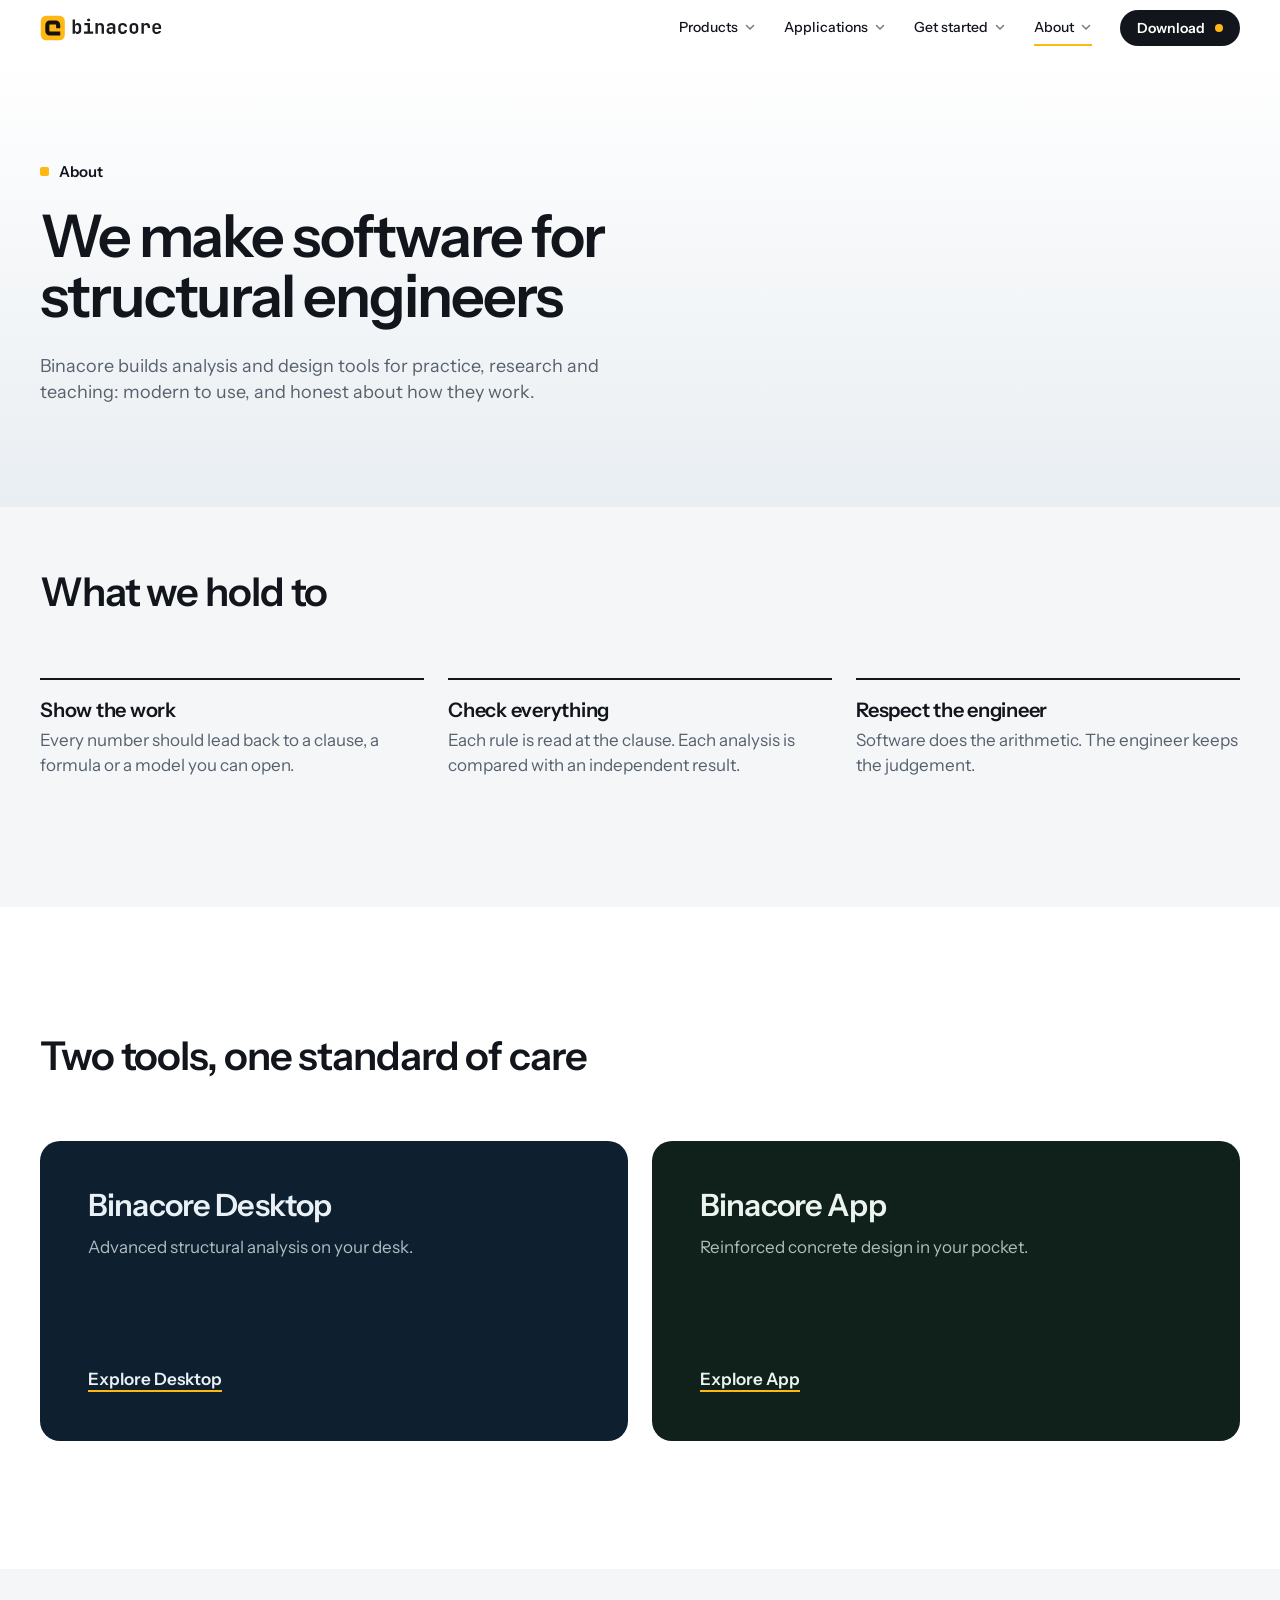
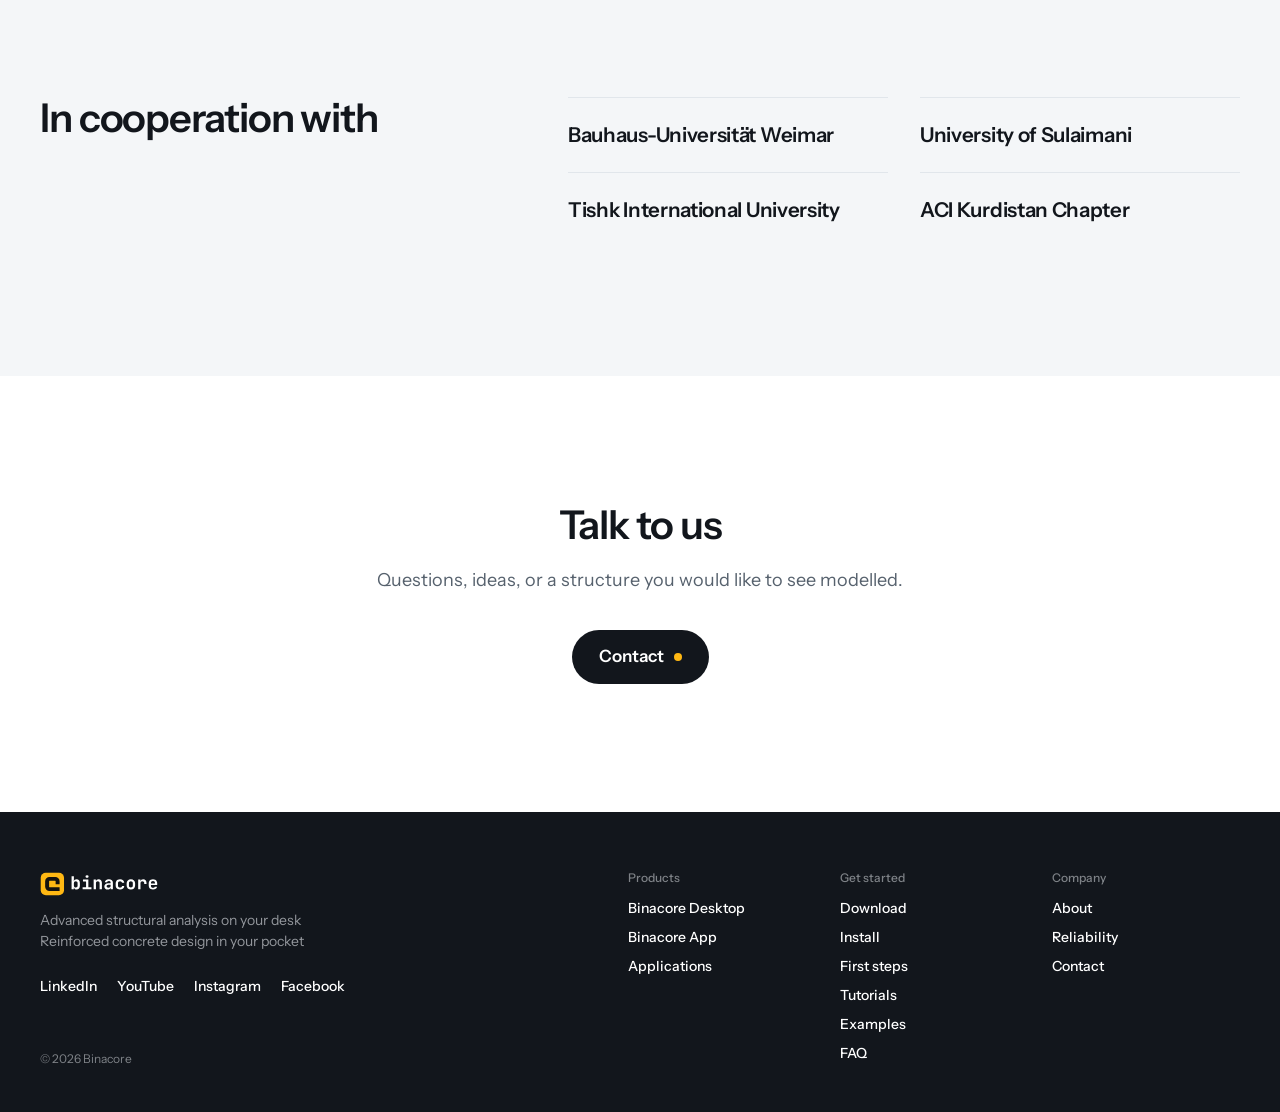
<file: about.html>
<!doctype html>
<html lang="en">
<head>
<meta charset="utf-8">
<meta name="robots" content="noindex, nofollow">
<meta name="viewport" content="width=device-width, initial-scale=1">
<title>About Binacore</title>
<meta name="description" content="Binacore makes software for structural engineers: tools for analysis and design that are modern to use and honest about how they work.">
<meta property="og:type" content="website">
<meta property="og:site_name" content="Binacore">
<meta property="og:title" content="About Binacore">
<meta property="og:description" content="Binacore makes software for structural engineers: tools for analysis and design that are modern to use and honest about how they work.">
<meta property="og:url" content="https://bbapir.github.io/binacore-PublicWebsite/about.html">
<meta property="og:image" content="https://bbapir.github.io/binacore-PublicWebsite/images/share.jpg">
<meta name="twitter:card" content="summary_large_image">
<link rel="icon" href="brand/binacore-app-icon.svg">
<link rel="stylesheet" href="css/site.css">
</head>
<body class="page-about">
<a class="skip" href="#main">Skip to content</a>
<header class="site-header">
  <div class="wrap site-header__in">
    <a class="logo" href="index.html" aria-label="Binacore, home"><img src="brand/binacore-logo-tile.svg" width="350" height="72" alt="Binacore"></a>
    <button class="menu-toggle" type="button" aria-expanded="false" aria-controls="site-nav"><span></span><span></span><span class="sr">Menu</span></button>
    <nav class="site-nav" id="site-nav" aria-label="Main">
      <div class="nav-item"><a class="nav-top" href="desktop.html">Products<svg viewBox="0 0 12 12" width="12" height="12" aria-hidden="true"><path d="M2.5 4.5 6 8l3.5-3.5" fill="none" stroke="currentColor" stroke-width="1.6" stroke-linecap="round" stroke-linejoin="round"/></svg></a><div class="nav-panel"><div class="nav-panel__box"><div class="nav-panel__list"><a href="desktop.html">Binacore Desktop</a><a href="app.html">Binacore App</a></div></div></div></div>
      <div class="nav-item"><a class="nav-top" href="applications.html">Applications<svg viewBox="0 0 12 12" width="12" height="12" aria-hidden="true"><path d="M2.5 4.5 6 8l3.5-3.5" fill="none" stroke="currentColor" stroke-width="1.6" stroke-linecap="round" stroke-linejoin="round"/></svg></a><div class="nav-panel"><div class="nav-panel__box"><div class="nav-panel__list"><a href="applications.html#buildings">Buildings</a><a href="applications.html#bridges">Bridges</a><a href="applications.html#special-structures">Special structures</a><a href="applications.html#geotechnical">Geotechnical and underground</a><a href="applications.html#seismic-isolation">Seismic isolation and damping</a></div></div></div></div>
      <div class="nav-item"><a class="nav-top" href="get-started.html">Get started<svg viewBox="0 0 12 12" width="12" height="12" aria-hidden="true"><path d="M2.5 4.5 6 8l3.5-3.5" fill="none" stroke="currentColor" stroke-width="1.6" stroke-linecap="round" stroke-linejoin="round"/></svg></a><div class="nav-panel"><div class="nav-panel__box"><div class="nav-panel__list"><a href="install.html">Install</a><a href="first-steps.html">First steps</a><a href="tutorials.html">Tutorials</a><a href="examples.html">Examples</a><a href="faq.html">FAQ</a></div></div></div></div>
      <div class="nav-item"><a class="nav-top" href="about.html" aria-current="page">About<svg viewBox="0 0 12 12" width="12" height="12" aria-hidden="true"><path d="M2.5 4.5 6 8l3.5-3.5" fill="none" stroke="currentColor" stroke-width="1.6" stroke-linecap="round" stroke-linejoin="round"/></svg></a><div class="nav-panel"><div class="nav-panel__box"><div class="nav-panel__list"><a href="about.html">About Binacore</a><a href="reliability.html">Reliability</a><a href="contact.html">Contact</a></div></div></div></div>
      <a class="btn btn--ink btn--small" href="download.html">Download</a>
    </nav>
  </div>
</header>
<main id="main">

<section class="hero hero--plain">
  <div class="wrap hero__in">
    <div>
      <span class="kicker">About</span>
      <h1 style="margin-top:1.375rem;max-width:16ch">We make software for structural engineers</h1>
      <p class="lede">Binacore builds analysis and design tools for practice, research and teaching: modern to use, and honest about how they work.</p>
    </div>
  </div>
</section>

<section class="sec sec--mist">
  <div class="wrap">
    <div class="sec__head"><h2>What we hold to</h2></div>
    <ul class="facts">
      <li data-in><h3>Show the work</h3><p>Every number should lead back to a clause, a formula or a model you can open.</p></li>
      <li data-in><h3>Check everything</h3><p>Each rule is read at the clause. Each analysis is compared with an independent result.</p></li>
      <li data-in><h3>Respect the engineer</h3><p>Software does the arithmetic. The engineer keeps the judgement.</p></li>
    </ul>
  </div>
</section>

<section class="sec">
  <div class="wrap">
    <div class="sec__head"><h2>Two tools, one standard of care</h2></div>
    <div class="duo">
      <div class="plate plate--steel" data-in>
        <h2>Binacore Desktop</h2>
        <p>Advanced structural analysis on your desk.</p>
        <a class="text-link" href="desktop.html">Explore Desktop</a>
      </div>
      <div class="plate plate--forest" data-in="2">
        <h2>Binacore App</h2>
        <p>Reinforced concrete design in your pocket.</p>
        <a class="text-link" href="app.html">Explore App</a>
      </div>
    </div>
  </div>
</section>

<section class="sec sec--mist">
  <div class="wrap split">
    <div>
      <h2>In cooperation with</h2>
    </div>
    <ul class="partners">
      <li>Bauhaus-Universität Weimar</li>
      <li>University of Sulaimani</li>
      <li>Tishk International University</li>
      <li>ACI Kurdistan Chapter</li>
    </ul>
  </div>
</section>

<section class="sec closing">
  <div class="wrap">
    <h2>Talk to us</h2>
    <p class="lede">Questions, ideas, or a structure you would like to see modelled.</p>
    <div class="actions"><a class="btn btn--ink" href="contact.html">Contact</a></div>
  </div>
</section>

</main>
<footer class="site-footer">
  <div class="wrap site-footer__in">
    <div class="site-footer__brand">
      <a href="index.html" aria-label="Binacore, home"><img src="brand/binacore-logo-tile-light.svg" width="350" height="72" alt="Binacore"></a>
      <p>Advanced structural analysis on your desk<br>Reinforced concrete design in your pocket</p>
      <ul class="site-footer__social" aria-label="Binacore on social media"><li><span>LinkedIn</span></li><li><span>YouTube</span></li><li><span>Instagram</span></li><li><span>Facebook</span></li></ul>
      
    </div>
    <nav aria-label="Products"><h2>Products</h2><a href="desktop.html">Binacore Desktop</a><a href="app.html">Binacore App</a><a href="applications.html">Applications</a></nav>
    <nav aria-label="Get started"><h2>Get started</h2><a href="download.html">Download</a><a href="install.html">Install</a><a href="first-steps.html">First steps</a><a href="tutorials.html">Tutorials</a><a href="examples.html">Examples</a><a href="faq.html">FAQ</a></nav>
    <nav aria-label="Company"><h2>Company</h2><a href="about.html">About</a><a href="reliability.html">Reliability</a><a href="contact.html">Contact</a></nav>
    <p class="site-footer__legal">© 2026 Binacore</p>
  </div>
</footer>
<script defer src="js/site.js"></script>
</body>
</html>
</file>
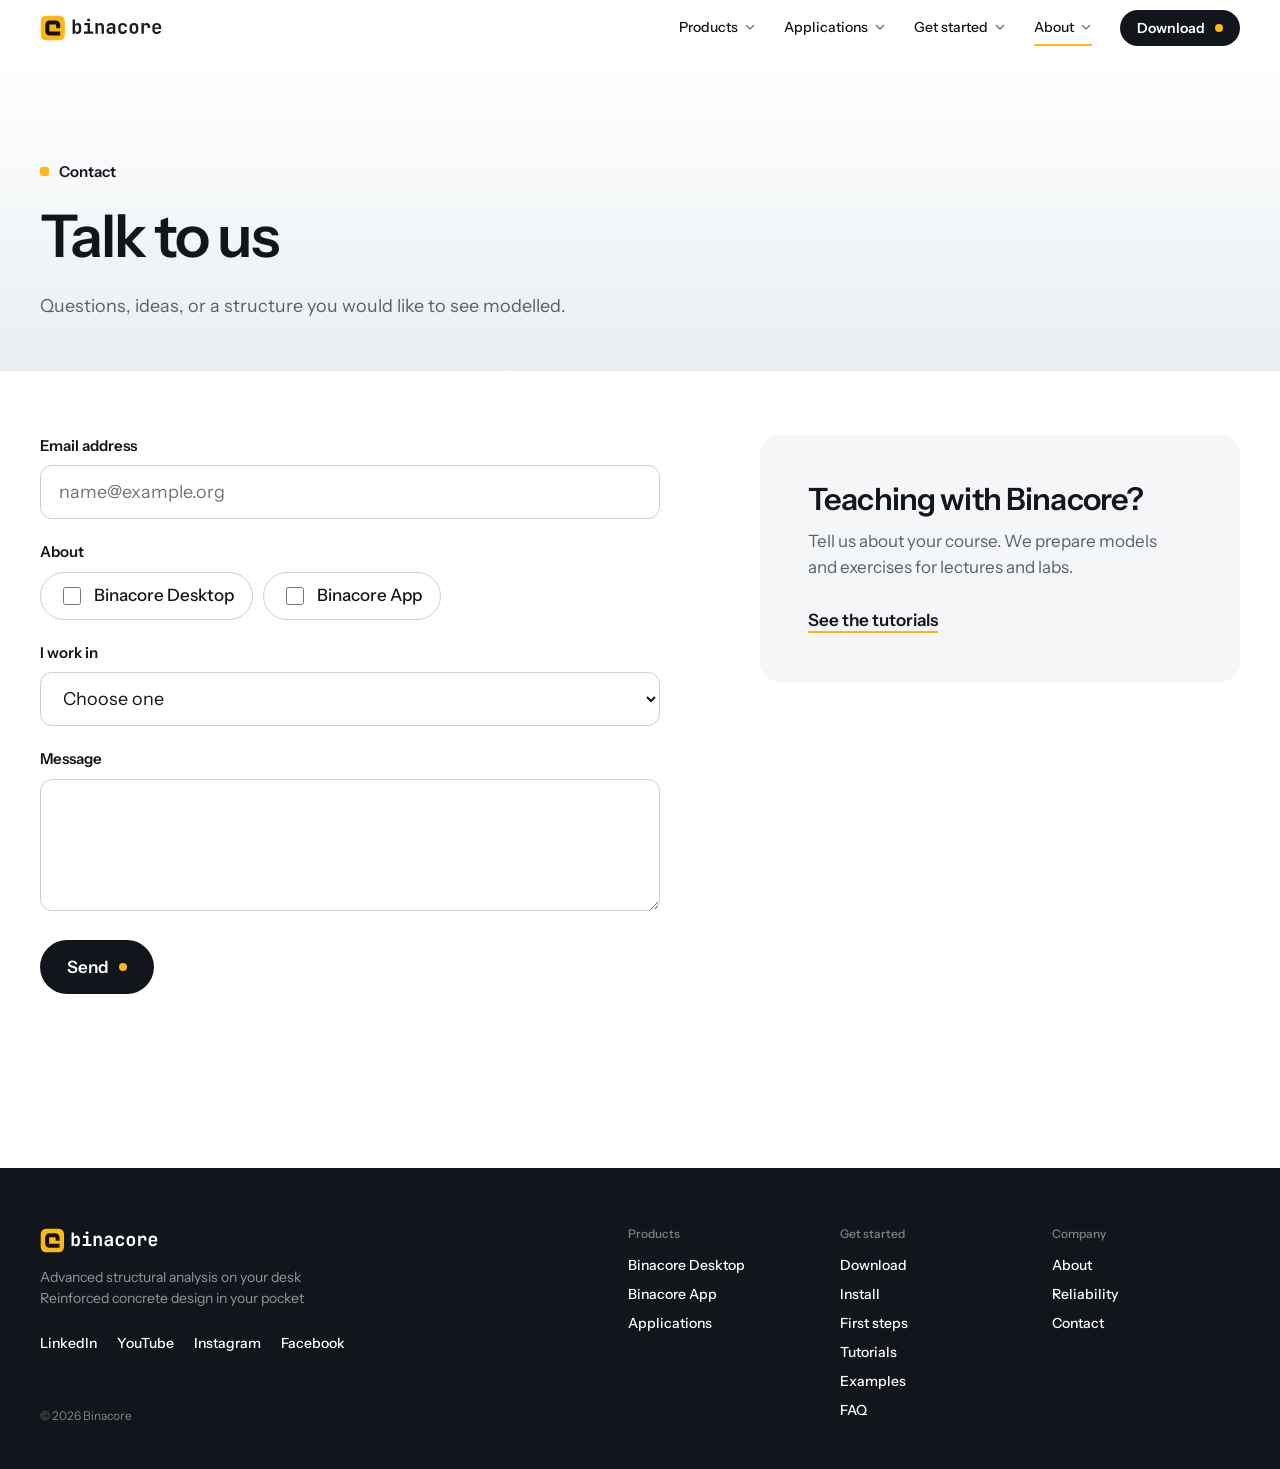
<file: contact.html>
<!doctype html>
<html lang="en">
<head>
<meta charset="utf-8">
<meta name="robots" content="noindex, nofollow">
<meta name="viewport" content="width=device-width, initial-scale=1">
<title>Contact — Binacore</title>
<meta name="description" content="Write to Binacore: questions, ideas, or a structure you would like to see modelled.">
<meta property="og:type" content="website">
<meta property="og:site_name" content="Binacore">
<meta property="og:title" content="Contact — Binacore">
<meta property="og:description" content="Write to Binacore: questions, ideas, or a structure you would like to see modelled.">
<meta property="og:url" content="https://bbapir.github.io/binacore-PublicWebsite/contact.html">
<meta property="og:image" content="https://bbapir.github.io/binacore-PublicWebsite/images/share.jpg">
<meta name="twitter:card" content="summary_large_image">
<link rel="icon" href="brand/binacore-app-icon.svg">
<link rel="stylesheet" href="css/site.css">
</head>
<body class="page-contact">
<a class="skip" href="#main">Skip to content</a>
<header class="site-header">
  <div class="wrap site-header__in">
    <a class="logo" href="index.html" aria-label="Binacore, home"><img src="brand/binacore-logo-tile.svg" width="350" height="72" alt="Binacore"></a>
    <button class="menu-toggle" type="button" aria-expanded="false" aria-controls="site-nav"><span></span><span></span><span class="sr">Menu</span></button>
    <nav class="site-nav" id="site-nav" aria-label="Main">
      <div class="nav-item"><a class="nav-top" href="desktop.html">Products<svg viewBox="0 0 12 12" width="12" height="12" aria-hidden="true"><path d="M2.5 4.5 6 8l3.5-3.5" fill="none" stroke="currentColor" stroke-width="1.6" stroke-linecap="round" stroke-linejoin="round"/></svg></a><div class="nav-panel"><div class="nav-panel__box"><div class="nav-panel__list"><a href="desktop.html">Binacore Desktop</a><a href="app.html">Binacore App</a></div></div></div></div>
      <div class="nav-item"><a class="nav-top" href="applications.html">Applications<svg viewBox="0 0 12 12" width="12" height="12" aria-hidden="true"><path d="M2.5 4.5 6 8l3.5-3.5" fill="none" stroke="currentColor" stroke-width="1.6" stroke-linecap="round" stroke-linejoin="round"/></svg></a><div class="nav-panel"><div class="nav-panel__box"><div class="nav-panel__list"><a href="applications.html#buildings">Buildings</a><a href="applications.html#bridges">Bridges</a><a href="applications.html#special-structures">Special structures</a><a href="applications.html#geotechnical">Geotechnical and underground</a><a href="applications.html#seismic-isolation">Seismic isolation and damping</a></div></div></div></div>
      <div class="nav-item"><a class="nav-top" href="get-started.html">Get started<svg viewBox="0 0 12 12" width="12" height="12" aria-hidden="true"><path d="M2.5 4.5 6 8l3.5-3.5" fill="none" stroke="currentColor" stroke-width="1.6" stroke-linecap="round" stroke-linejoin="round"/></svg></a><div class="nav-panel"><div class="nav-panel__box"><div class="nav-panel__list"><a href="install.html">Install</a><a href="first-steps.html">First steps</a><a href="tutorials.html">Tutorials</a><a href="examples.html">Examples</a><a href="faq.html">FAQ</a></div></div></div></div>
      <div class="nav-item"><a class="nav-top" href="about.html" aria-current="page">About<svg viewBox="0 0 12 12" width="12" height="12" aria-hidden="true"><path d="M2.5 4.5 6 8l3.5-3.5" fill="none" stroke="currentColor" stroke-width="1.6" stroke-linecap="round" stroke-linejoin="round"/></svg></a><div class="nav-panel"><div class="nav-panel__box"><div class="nav-panel__list"><a href="about.html">About Binacore</a><a href="reliability.html">Reliability</a><a href="contact.html">Contact</a></div></div></div></div>
      <a class="btn btn--ink btn--small" href="download.html">Download</a>
    </nav>
  </div>
</header>
<main id="main">

<section class="hero hero--plain" style="padding-bottom:clamp(2rem,4vw,3.5rem)">
  <div class="wrap hero__in">
    <div>
      <span class="kicker">Contact</span>
      <h1 style="margin-top:1.375rem">Talk to us</h1>
      <p class="lede">Questions, ideas, or a structure you would like to see modelled.</p>
    </div>
  </div>
</section>

<section class="sec" style="padding-top:0">
  <div class="wrap split">
    <!-- Placeholder: the form is not connected to a mail service yet. Set its action when it is. -->
    <form class="form" action="#" method="post" data-placeholder>
      <div><label for="c-email">Email address</label><input id="c-email" name="email" type="email" autocomplete="email" placeholder="name@example.org" required></div>
      <fieldset><legend>About</legend>
        <div class="choices">
          <label for="c-desktop"><input id="c-desktop" type="checkbox" name="product" value="desktop"> Binacore Desktop</label>
          <label for="c-mobile"><input id="c-mobile" type="checkbox" name="product" value="mobile"> Binacore App</label>
        </div>
      </fieldset>
      <div><label for="c-role">I work in</label>
        <select id="c-role" name="role"><option value="">Choose one</option><option>Engineering practice</option><option>Research</option><option>Teaching</option><option>I am a student</option></select></div>
      <div><label for="c-msg">Message</label><textarea id="c-msg" name="message" required></textarea></div>
      <div class="actions"><button class="btn btn--ink" type="submit">Send</button></div>
      <p class="form-status" role="status" aria-live="polite"></p>
    </form>
    <div class="plate">
      <h2>Teaching with Binacore?</h2>
      <p>Tell us about your course. We prepare models and exercises for lectures and labs.</p>
      <a class="text-link" href="tutorials.html">See the tutorials</a>
    </div>
  </div>
</section>

</main>
<footer class="site-footer">
  <div class="wrap site-footer__in">
    <div class="site-footer__brand">
      <a href="index.html" aria-label="Binacore, home"><img src="brand/binacore-logo-tile-light.svg" width="350" height="72" alt="Binacore"></a>
      <p>Advanced structural analysis on your desk<br>Reinforced concrete design in your pocket</p>
      <ul class="site-footer__social" aria-label="Binacore on social media"><li><span>LinkedIn</span></li><li><span>YouTube</span></li><li><span>Instagram</span></li><li><span>Facebook</span></li></ul>
      
    </div>
    <nav aria-label="Products"><h2>Products</h2><a href="desktop.html">Binacore Desktop</a><a href="app.html">Binacore App</a><a href="applications.html">Applications</a></nav>
    <nav aria-label="Get started"><h2>Get started</h2><a href="download.html">Download</a><a href="install.html">Install</a><a href="first-steps.html">First steps</a><a href="tutorials.html">Tutorials</a><a href="examples.html">Examples</a><a href="faq.html">FAQ</a></nav>
    <nav aria-label="Company"><h2>Company</h2><a href="about.html">About</a><a href="reliability.html">Reliability</a><a href="contact.html">Contact</a></nav>
    <p class="site-footer__legal">© 2026 Binacore</p>
  </div>
</footer>
<script defer src="js/site.js"></script>
</body>
</html>
</file>
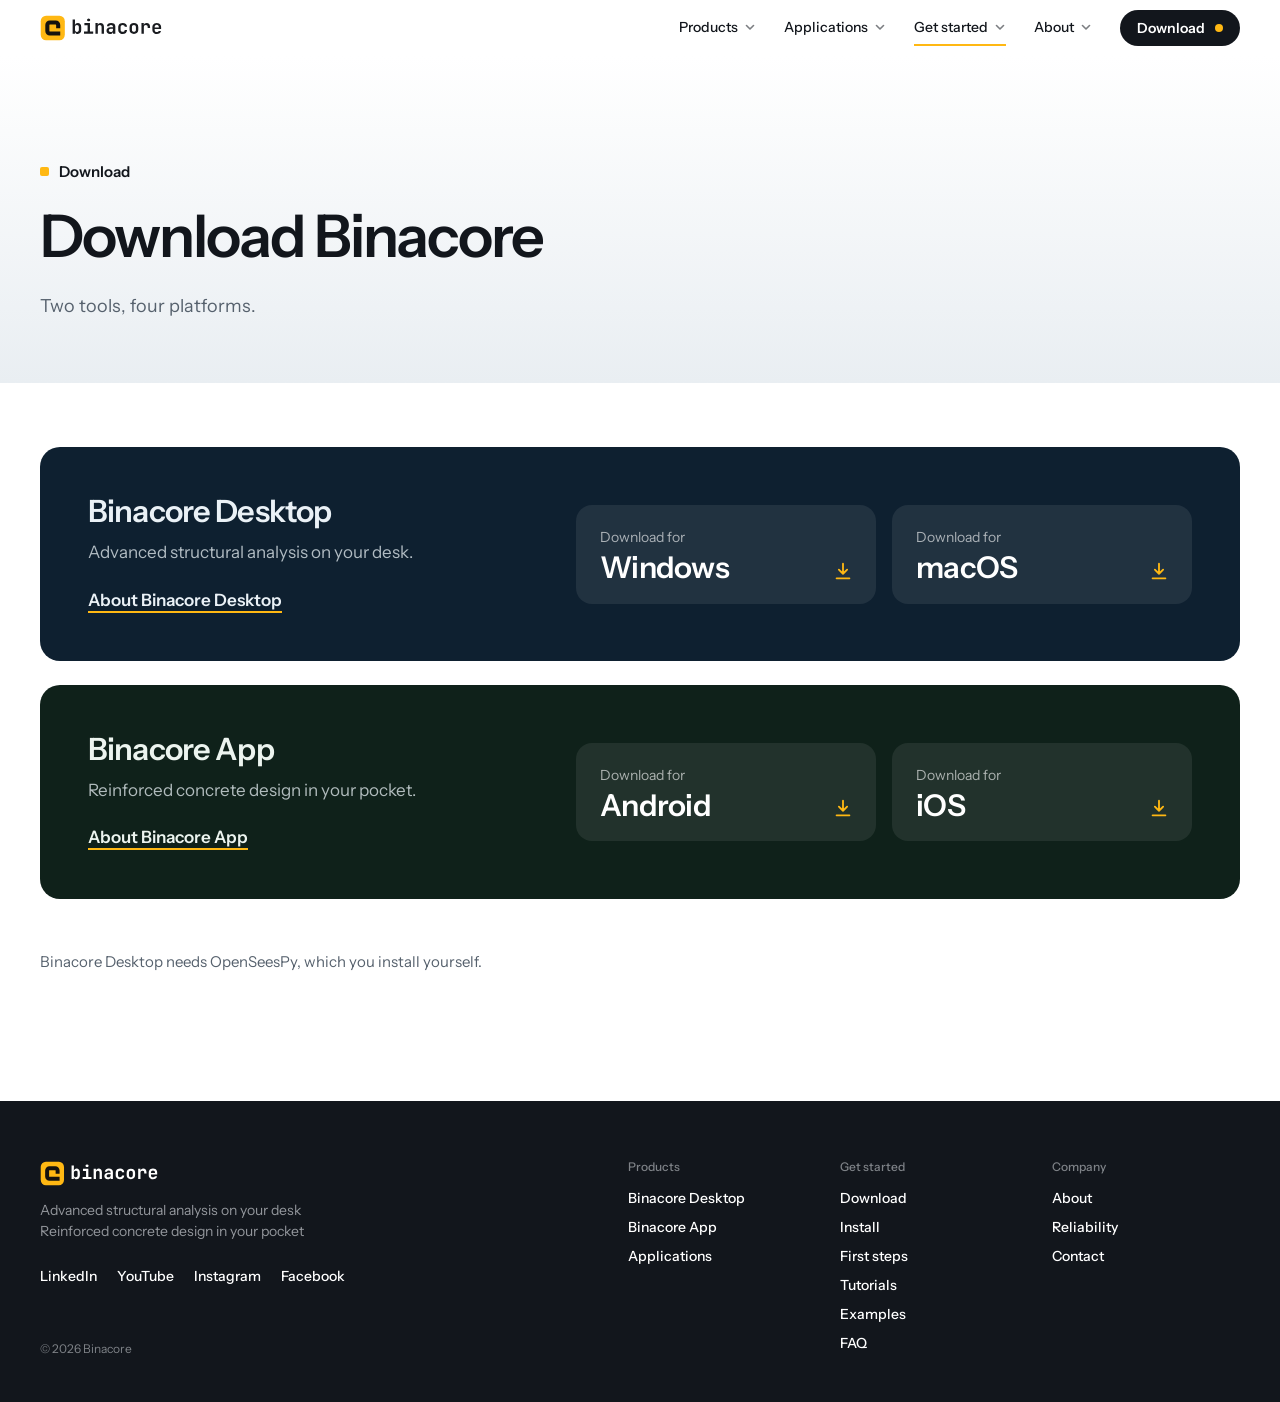
<file: download.html>
<!doctype html>
<html lang="en">
<head>
<meta charset="utf-8">
<meta name="robots" content="noindex, nofollow">
<meta name="viewport" content="width=device-width, initial-scale=1">
<title>Download — Binacore</title>
<meta name="description" content="Download Binacore Desktop for Windows and macOS, and Binacore App for Android and iOS.">
<meta property="og:type" content="website">
<meta property="og:site_name" content="Binacore">
<meta property="og:title" content="Download — Binacore">
<meta property="og:description" content="Download Binacore Desktop for Windows and macOS, and Binacore App for Android and iOS.">
<meta property="og:url" content="https://bbapir.github.io/binacore-PublicWebsite/download.html">
<meta property="og:image" content="https://bbapir.github.io/binacore-PublicWebsite/images/share.jpg">
<meta name="twitter:card" content="summary_large_image">
<link rel="icon" href="brand/binacore-app-icon.svg">
<link rel="stylesheet" href="css/site.css">
</head>
<body class="page-download">
<a class="skip" href="#main">Skip to content</a>
<header class="site-header">
  <div class="wrap site-header__in">
    <a class="logo" href="index.html" aria-label="Binacore, home"><img src="brand/binacore-logo-tile.svg" width="350" height="72" alt="Binacore"></a>
    <button class="menu-toggle" type="button" aria-expanded="false" aria-controls="site-nav"><span></span><span></span><span class="sr">Menu</span></button>
    <nav class="site-nav" id="site-nav" aria-label="Main">
      <div class="nav-item"><a class="nav-top" href="desktop.html">Products<svg viewBox="0 0 12 12" width="12" height="12" aria-hidden="true"><path d="M2.5 4.5 6 8l3.5-3.5" fill="none" stroke="currentColor" stroke-width="1.6" stroke-linecap="round" stroke-linejoin="round"/></svg></a><div class="nav-panel"><div class="nav-panel__box"><div class="nav-panel__list"><a href="desktop.html">Binacore Desktop</a><a href="app.html">Binacore App</a></div></div></div></div>
      <div class="nav-item"><a class="nav-top" href="applications.html">Applications<svg viewBox="0 0 12 12" width="12" height="12" aria-hidden="true"><path d="M2.5 4.5 6 8l3.5-3.5" fill="none" stroke="currentColor" stroke-width="1.6" stroke-linecap="round" stroke-linejoin="round"/></svg></a><div class="nav-panel"><div class="nav-panel__box"><div class="nav-panel__list"><a href="applications.html#buildings">Buildings</a><a href="applications.html#bridges">Bridges</a><a href="applications.html#special-structures">Special structures</a><a href="applications.html#geotechnical">Geotechnical and underground</a><a href="applications.html#seismic-isolation">Seismic isolation and damping</a></div></div></div></div>
      <div class="nav-item"><a class="nav-top" href="get-started.html" aria-current="page">Get started<svg viewBox="0 0 12 12" width="12" height="12" aria-hidden="true"><path d="M2.5 4.5 6 8l3.5-3.5" fill="none" stroke="currentColor" stroke-width="1.6" stroke-linecap="round" stroke-linejoin="round"/></svg></a><div class="nav-panel"><div class="nav-panel__box"><div class="nav-panel__list"><a href="install.html">Install</a><a href="first-steps.html">First steps</a><a href="tutorials.html">Tutorials</a><a href="examples.html">Examples</a><a href="faq.html">FAQ</a></div></div></div></div>
      <div class="nav-item"><a class="nav-top" href="about.html">About<svg viewBox="0 0 12 12" width="12" height="12" aria-hidden="true"><path d="M2.5 4.5 6 8l3.5-3.5" fill="none" stroke="currentColor" stroke-width="1.6" stroke-linecap="round" stroke-linejoin="round"/></svg></a><div class="nav-panel"><div class="nav-panel__box"><div class="nav-panel__list"><a href="about.html">About Binacore</a><a href="reliability.html">Reliability</a><a href="contact.html">Contact</a></div></div></div></div>
      <a class="btn btn--ink btn--small" href="download.html">Download</a>
    </nav>
  </div>
</header>
<main id="main">

<section class="hero hero--plain" style="padding-bottom:clamp(2.5rem,5vw,4.5rem)">
  <div class="wrap hero__in">
    <div>
      <span class="kicker">Download</span>
      <h1 style="margin-top:1.375rem">Download Binacore</h1>
      <p class="lede">Two tools, four platforms.</p>
    </div>
  </div>
</section>

<section class="sec" style="padding-top:0">
  <div class="wrap get">
    <div class="get__row get__row--steel">
      <div>
        <h2>Binacore Desktop</h2>
        <p>Advanced structural analysis on your desk.</p>
        <a class="text-link" href="desktop.html">About Binacore Desktop</a>
      </div>
      <ul class="os os--onDark os--page"><li><a id="windows" href="download.html#windows"><span class="os__for">Download for</span><strong>Windows</strong><svg class="os__go" viewBox="0 0 24 24" width="22" height="22" aria-hidden="true"><path d="M12 4v11m0 0-4.5-4.5M12 15l4.5-4.5M5 20h14" fill="none" stroke="currentColor" stroke-width="2" stroke-linecap="round" stroke-linejoin="round"/></svg></a></li><li><a id="macos" href="download.html#macos"><span class="os__for">Download for</span><strong>macOS</strong><svg class="os__go" viewBox="0 0 24 24" width="22" height="22" aria-hidden="true"><path d="M12 4v11m0 0-4.5-4.5M12 15l4.5-4.5M5 20h14" fill="none" stroke="currentColor" stroke-width="2" stroke-linecap="round" stroke-linejoin="round"/></svg></a></li></ul>
    </div>
    <div class="get__row get__row--forest">
      <div>
        <h2>Binacore App</h2>
        <p>Reinforced concrete design in your pocket.</p>
        <a class="text-link" href="app.html">About Binacore App</a>
      </div>
      <ul class="os os--onDark os--page"><li><a id="android" href="download.html#android"><span class="os__for">Download for</span><strong>Android</strong><svg class="os__go" viewBox="0 0 24 24" width="22" height="22" aria-hidden="true"><path d="M12 4v11m0 0-4.5-4.5M12 15l4.5-4.5M5 20h14" fill="none" stroke="currentColor" stroke-width="2" stroke-linecap="round" stroke-linejoin="round"/></svg></a></li><li><a id="ios" href="download.html#ios"><span class="os__for">Download for</span><strong>iOS</strong><svg class="os__go" viewBox="0 0 24 24" width="22" height="22" aria-hidden="true"><path d="M12 4v11m0 0-4.5-4.5M12 15l4.5-4.5M5 20h14" fill="none" stroke="currentColor" stroke-width="2" stroke-linecap="round" stroke-linejoin="round"/></svg></a></li></ul>
    </div>
    <p class="form-note" style="margin-top:1.75rem">Binacore Desktop needs OpenSeesPy, which you install yourself.</p>
  </div>
</section>

</main>
<footer class="site-footer">
  <div class="wrap site-footer__in">
    <div class="site-footer__brand">
      <a href="index.html" aria-label="Binacore, home"><img src="brand/binacore-logo-tile-light.svg" width="350" height="72" alt="Binacore"></a>
      <p>Advanced structural analysis on your desk<br>Reinforced concrete design in your pocket</p>
      <ul class="site-footer__social" aria-label="Binacore on social media"><li><span>LinkedIn</span></li><li><span>YouTube</span></li><li><span>Instagram</span></li><li><span>Facebook</span></li></ul>
      
    </div>
    <nav aria-label="Products"><h2>Products</h2><a href="desktop.html">Binacore Desktop</a><a href="app.html">Binacore App</a><a href="applications.html">Applications</a></nav>
    <nav aria-label="Get started"><h2>Get started</h2><a href="download.html">Download</a><a href="install.html">Install</a><a href="first-steps.html">First steps</a><a href="tutorials.html">Tutorials</a><a href="examples.html">Examples</a><a href="faq.html">FAQ</a></nav>
    <nav aria-label="Company"><h2>Company</h2><a href="about.html">About</a><a href="reliability.html">Reliability</a><a href="contact.html">Contact</a></nav>
    <p class="site-footer__legal">© 2026 Binacore</p>
  </div>
</footer>
<script defer src="js/site.js"></script>
</body>
</html>
</file>
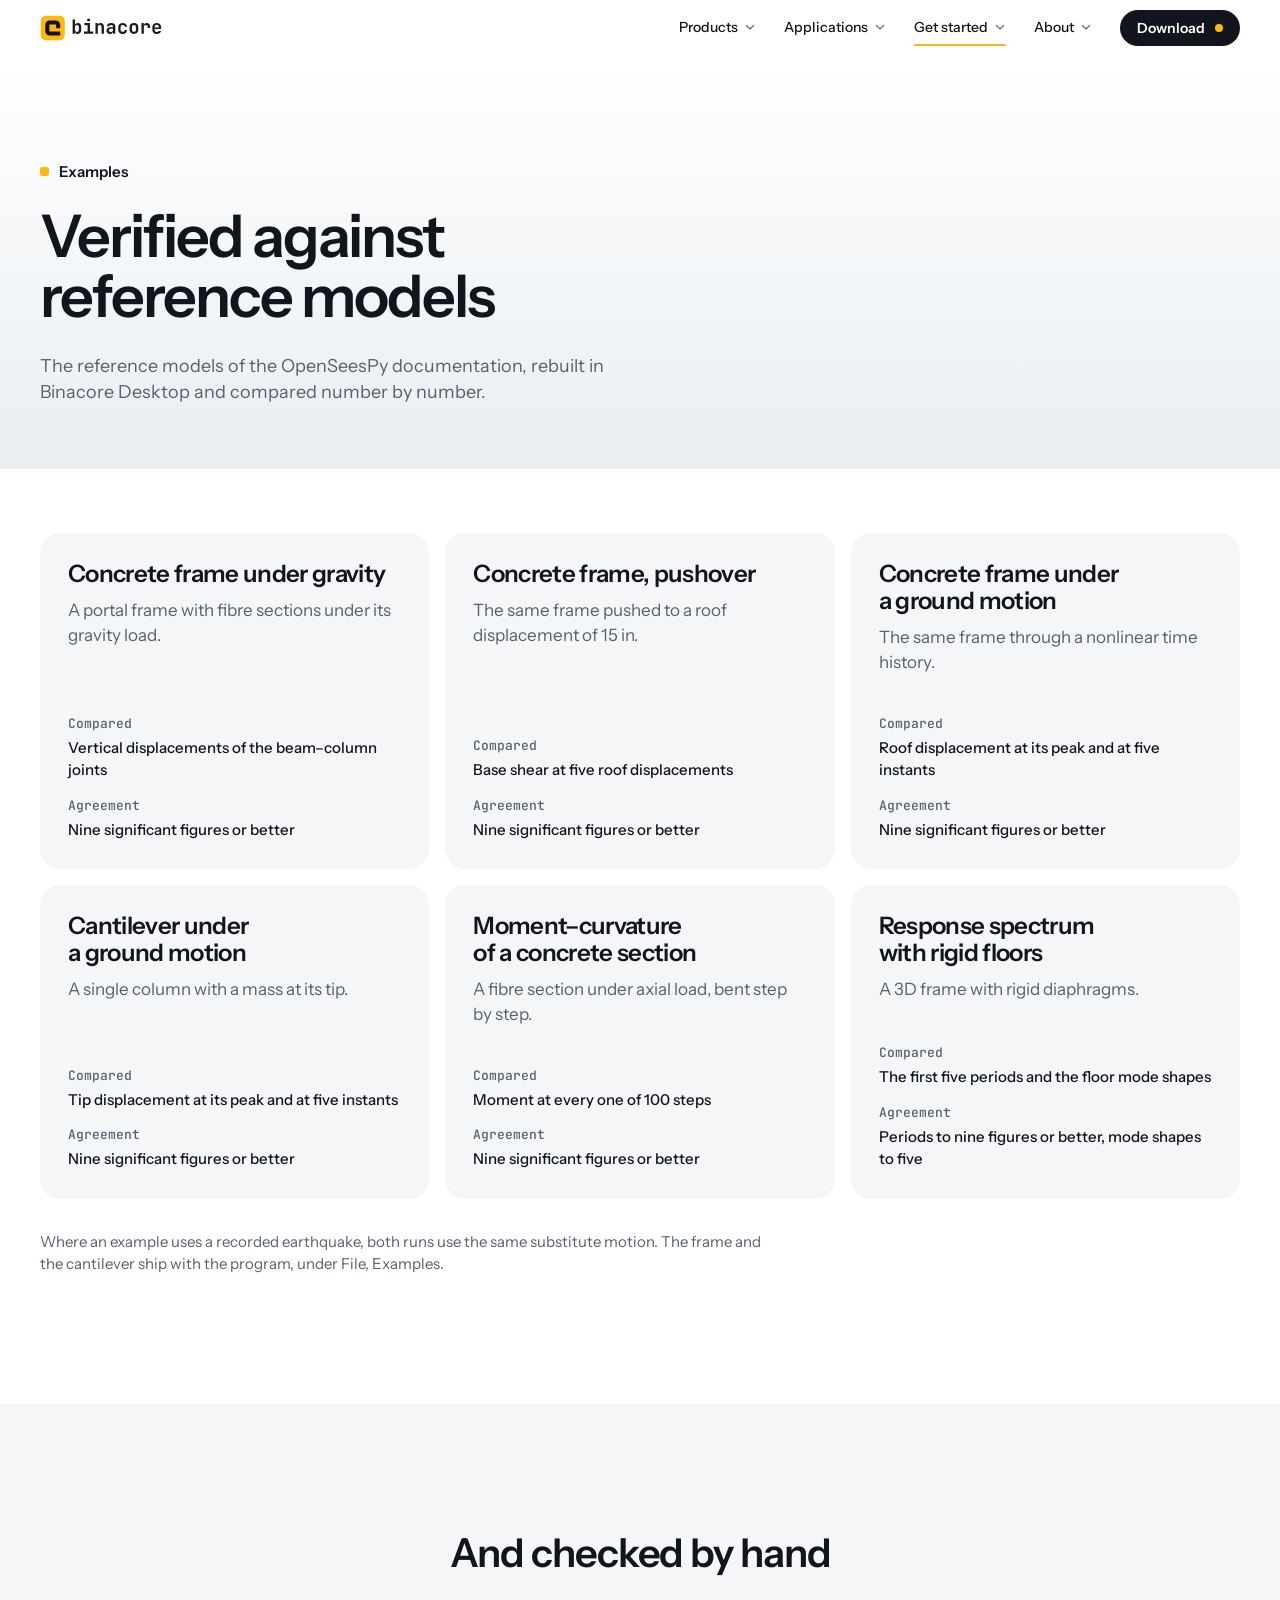
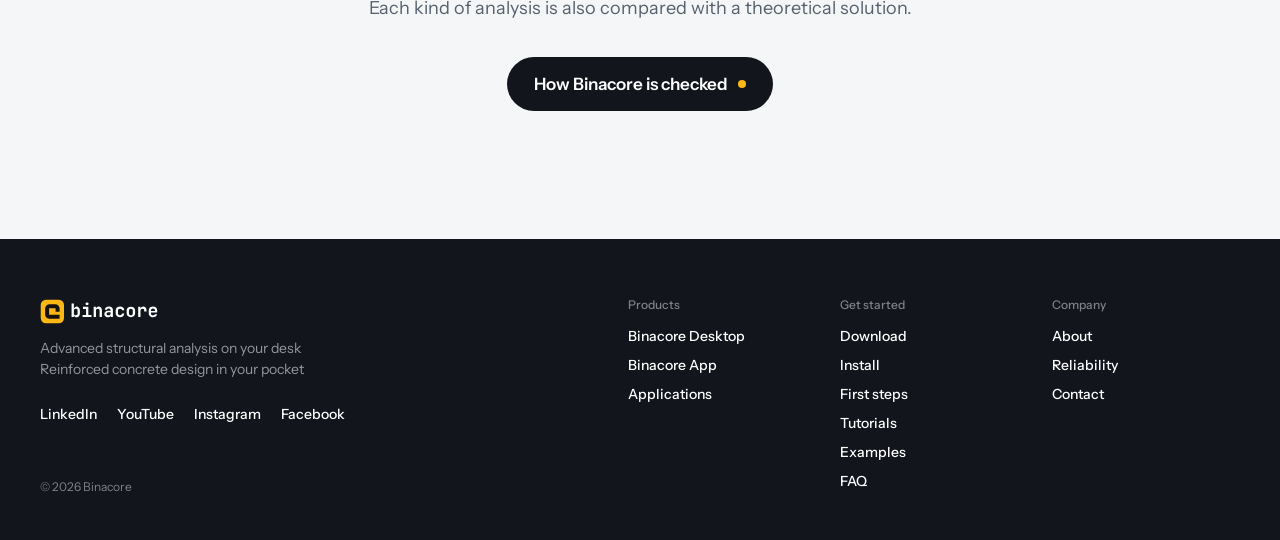
<file: examples.html>
<!doctype html>
<html lang="en">
<head>
<meta charset="utf-8">
<meta name="robots" content="noindex, nofollow">
<meta name="viewport" content="width=device-width, initial-scale=1">
<title>Examples — Binacore</title>
<meta name="description" content="OpenSees reference models rebuilt in Binacore Desktop, with the numbers side by side.">
<meta property="og:type" content="website">
<meta property="og:site_name" content="Binacore">
<meta property="og:title" content="Examples — Binacore">
<meta property="og:description" content="OpenSees reference models rebuilt in Binacore Desktop, with the numbers side by side.">
<meta property="og:url" content="https://bbapir.github.io/binacore-PublicWebsite/examples.html">
<meta property="og:image" content="https://bbapir.github.io/binacore-PublicWebsite/images/share.jpg">
<meta name="twitter:card" content="summary_large_image">
<link rel="icon" href="brand/binacore-app-icon.svg">
<link rel="stylesheet" href="css/site.css">
</head>
<body class="page-examples">
<a class="skip" href="#main">Skip to content</a>
<header class="site-header">
  <div class="wrap site-header__in">
    <a class="logo" href="index.html" aria-label="Binacore, home"><img src="brand/binacore-logo-tile.svg" width="350" height="72" alt="Binacore"></a>
    <button class="menu-toggle" type="button" aria-expanded="false" aria-controls="site-nav"><span></span><span></span><span class="sr">Menu</span></button>
    <nav class="site-nav" id="site-nav" aria-label="Main">
      <div class="nav-item"><a class="nav-top" href="desktop.html">Products<svg viewBox="0 0 12 12" width="12" height="12" aria-hidden="true"><path d="M2.5 4.5 6 8l3.5-3.5" fill="none" stroke="currentColor" stroke-width="1.6" stroke-linecap="round" stroke-linejoin="round"/></svg></a><div class="nav-panel"><div class="nav-panel__box"><div class="nav-panel__list"><a href="desktop.html">Binacore Desktop</a><a href="app.html">Binacore App</a></div></div></div></div>
      <div class="nav-item"><a class="nav-top" href="applications.html">Applications<svg viewBox="0 0 12 12" width="12" height="12" aria-hidden="true"><path d="M2.5 4.5 6 8l3.5-3.5" fill="none" stroke="currentColor" stroke-width="1.6" stroke-linecap="round" stroke-linejoin="round"/></svg></a><div class="nav-panel"><div class="nav-panel__box"><div class="nav-panel__list"><a href="applications.html#buildings">Buildings</a><a href="applications.html#bridges">Bridges</a><a href="applications.html#special-structures">Special structures</a><a href="applications.html#geotechnical">Geotechnical and underground</a><a href="applications.html#seismic-isolation">Seismic isolation and damping</a></div></div></div></div>
      <div class="nav-item"><a class="nav-top" href="get-started.html" aria-current="page">Get started<svg viewBox="0 0 12 12" width="12" height="12" aria-hidden="true"><path d="M2.5 4.5 6 8l3.5-3.5" fill="none" stroke="currentColor" stroke-width="1.6" stroke-linecap="round" stroke-linejoin="round"/></svg></a><div class="nav-panel"><div class="nav-panel__box"><div class="nav-panel__list"><a href="install.html">Install</a><a href="first-steps.html">First steps</a><a href="tutorials.html">Tutorials</a><a href="examples.html">Examples</a><a href="faq.html">FAQ</a></div></div></div></div>
      <div class="nav-item"><a class="nav-top" href="about.html">About<svg viewBox="0 0 12 12" width="12" height="12" aria-hidden="true"><path d="M2.5 4.5 6 8l3.5-3.5" fill="none" stroke="currentColor" stroke-width="1.6" stroke-linecap="round" stroke-linejoin="round"/></svg></a><div class="nav-panel"><div class="nav-panel__box"><div class="nav-panel__list"><a href="about.html">About Binacore</a><a href="reliability.html">Reliability</a><a href="contact.html">Contact</a></div></div></div></div>
      <a class="btn btn--ink btn--small" href="download.html">Download</a>
    </nav>
  </div>
</header>
<main id="main">

<section class="hero hero--plain" style="padding-bottom:clamp(2.5rem,5vw,4.5rem)">
  <div class="wrap hero__in">
    <div>
      <span class="kicker">Examples</span>
      <h1 style="margin-top:1.375rem">Verified against reference models</h1>
      <p class="lede">The reference models of the OpenSeesPy documentation, rebuilt in Binacore Desktop and compared number by number.</p>
    </div>
  </div>
</section>

<section class="sec" style="padding-top:0">
  <div class="wrap">
    <ul class="examples">
      <li><h2>Concrete frame under gravity</h2><p>A portal frame with fibre sections under its gravity load.</p><dl><dt>Compared</dt><dd>Vertical displacements of the beam–column joints</dd><dt>Agreement</dt><dd>Nine significant figures or better</dd></dl></li>
      <li><h2>Concrete frame, pushover</h2><p>The same frame pushed to a roof displacement of 15 in.</p><dl><dt>Compared</dt><dd>Base shear at five roof displacements</dd><dt>Agreement</dt><dd>Nine significant figures or better</dd></dl></li>
      <li><h2>Concrete frame under a ground motion</h2><p>The same frame through a nonlinear time history.</p><dl><dt>Compared</dt><dd>Roof displacement at its peak and at five instants</dd><dt>Agreement</dt><dd>Nine significant figures or better</dd></dl></li>
      <li><h2>Cantilever under a ground motion</h2><p>A single column with a mass at its tip.</p><dl><dt>Compared</dt><dd>Tip displacement at its peak and at five instants</dd><dt>Agreement</dt><dd>Nine significant figures or better</dd></dl></li>
      <li><h2>Moment–curvature of a concrete section</h2><p>A fibre section under axial load, bent step by step.</p><dl><dt>Compared</dt><dd>Moment at every one of 100 steps</dd><dt>Agreement</dt><dd>Nine significant figures or better</dd></dl></li>
      <li><h2>Response spectrum with rigid floors</h2><p>A 3D frame with rigid diaphragms.</p><dl><dt>Compared</dt><dd>The first five periods and the floor mode shapes</dd><dt>Agreement</dt><dd>Periods to nine figures or better, mode shapes to five</dd></dl></li>
    </ul>
    <p class="form-note" style="margin-top:2rem;max-width:74ch">Where an example uses a recorded earthquake, both runs use the same substitute motion. The frame and the cantilever ship with the program, under File, Examples.</p>
  </div>
</section>

<section class="sec sec--mist closing">
  <div class="wrap">
    <h2>And checked by hand</h2>
    <p class="lede">Each kind of analysis is also compared with a theoretical solution.</p>
    <div class="actions"><a class="btn btn--ink" href="reliability.html">How Binacore is checked</a></div>
  </div>
</section>

</main>
<footer class="site-footer">
  <div class="wrap site-footer__in">
    <div class="site-footer__brand">
      <a href="index.html" aria-label="Binacore, home"><img src="brand/binacore-logo-tile-light.svg" width="350" height="72" alt="Binacore"></a>
      <p>Advanced structural analysis on your desk<br>Reinforced concrete design in your pocket</p>
      <ul class="site-footer__social" aria-label="Binacore on social media"><li><span>LinkedIn</span></li><li><span>YouTube</span></li><li><span>Instagram</span></li><li><span>Facebook</span></li></ul>
      
    </div>
    <nav aria-label="Products"><h2>Products</h2><a href="desktop.html">Binacore Desktop</a><a href="app.html">Binacore App</a><a href="applications.html">Applications</a></nav>
    <nav aria-label="Get started"><h2>Get started</h2><a href="download.html">Download</a><a href="install.html">Install</a><a href="first-steps.html">First steps</a><a href="tutorials.html">Tutorials</a><a href="examples.html">Examples</a><a href="faq.html">FAQ</a></nav>
    <nav aria-label="Company"><h2>Company</h2><a href="about.html">About</a><a href="reliability.html">Reliability</a><a href="contact.html">Contact</a></nav>
    <p class="site-footer__legal">© 2026 Binacore</p>
  </div>
</footer>
<script defer src="js/site.js"></script>
</body>
</html>
</file>
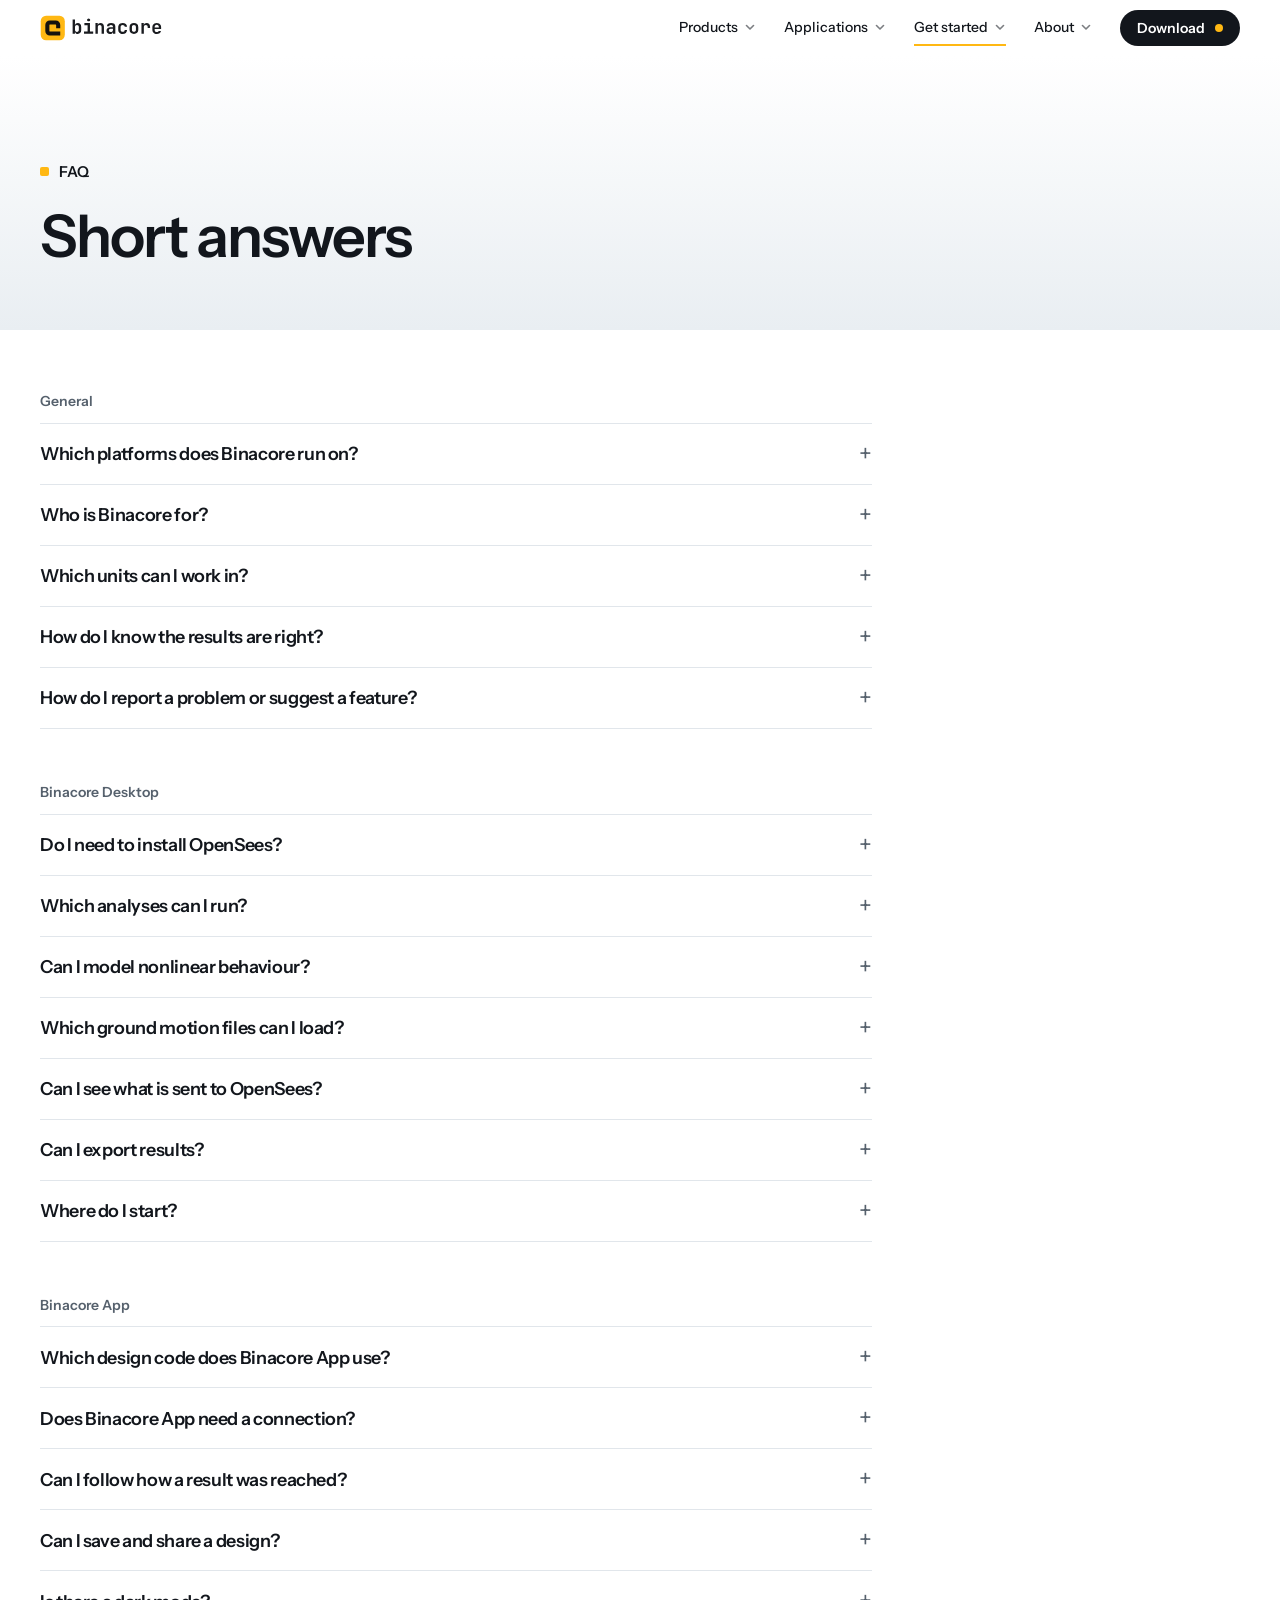
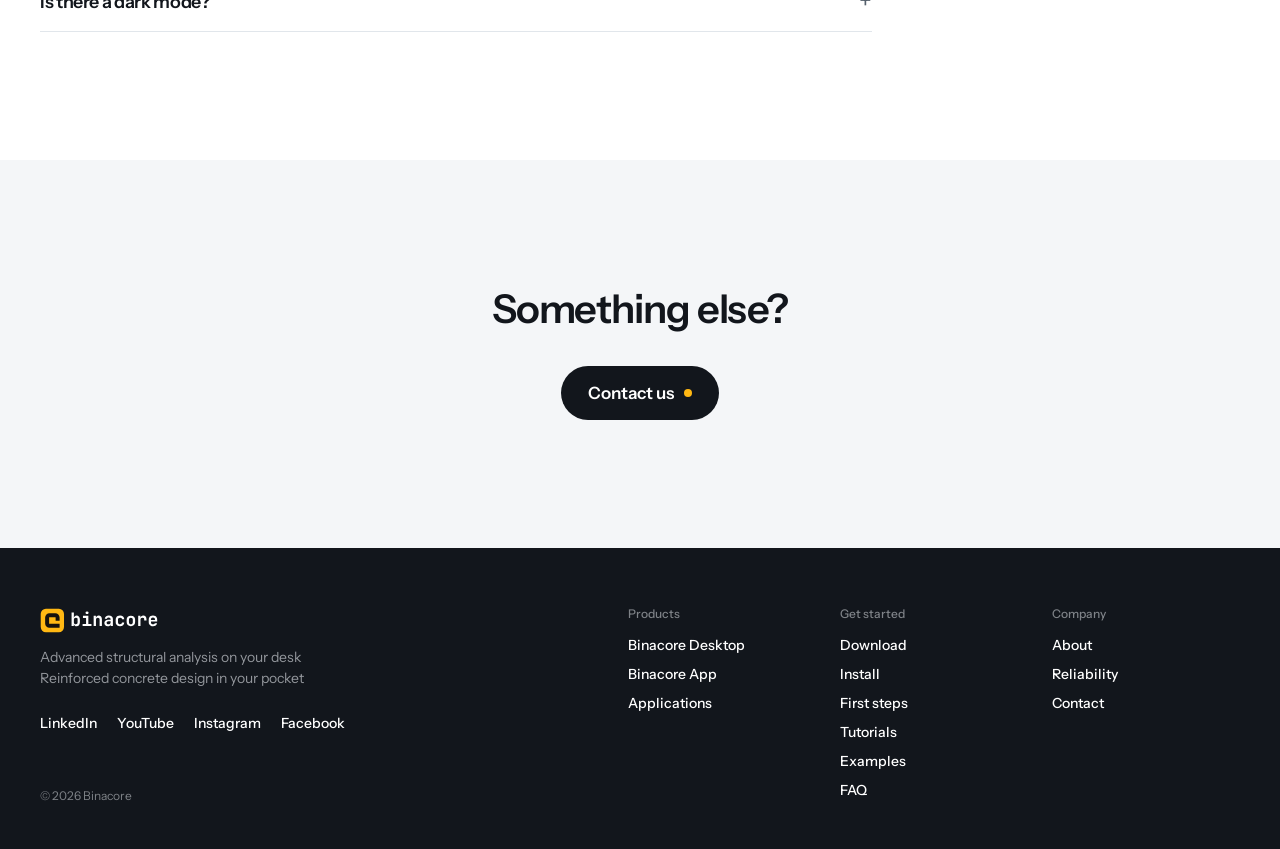
<file: faq.html>
<!doctype html>
<html lang="en">
<head>
<meta charset="utf-8">
<meta name="robots" content="noindex, nofollow">
<meta name="viewport" content="width=device-width, initial-scale=1">
<title>FAQ — Binacore</title>
<meta name="description" content="Short answers about platforms, units, OpenSees, analyses, design codes and verification.">
<meta property="og:type" content="website">
<meta property="og:site_name" content="Binacore">
<meta property="og:title" content="FAQ — Binacore">
<meta property="og:description" content="Short answers about platforms, units, OpenSees, analyses, design codes and verification.">
<meta property="og:url" content="https://bbapir.github.io/binacore-PublicWebsite/faq.html">
<meta property="og:image" content="https://bbapir.github.io/binacore-PublicWebsite/images/share.jpg">
<meta name="twitter:card" content="summary_large_image">
<link rel="icon" href="brand/binacore-app-icon.svg">
<link rel="stylesheet" href="css/site.css">
</head>
<body class="page-faq">
<a class="skip" href="#main">Skip to content</a>
<header class="site-header">
  <div class="wrap site-header__in">
    <a class="logo" href="index.html" aria-label="Binacore, home"><img src="brand/binacore-logo-tile.svg" width="350" height="72" alt="Binacore"></a>
    <button class="menu-toggle" type="button" aria-expanded="false" aria-controls="site-nav"><span></span><span></span><span class="sr">Menu</span></button>
    <nav class="site-nav" id="site-nav" aria-label="Main">
      <div class="nav-item"><a class="nav-top" href="desktop.html">Products<svg viewBox="0 0 12 12" width="12" height="12" aria-hidden="true"><path d="M2.5 4.5 6 8l3.5-3.5" fill="none" stroke="currentColor" stroke-width="1.6" stroke-linecap="round" stroke-linejoin="round"/></svg></a><div class="nav-panel"><div class="nav-panel__box"><div class="nav-panel__list"><a href="desktop.html">Binacore Desktop</a><a href="app.html">Binacore App</a></div></div></div></div>
      <div class="nav-item"><a class="nav-top" href="applications.html">Applications<svg viewBox="0 0 12 12" width="12" height="12" aria-hidden="true"><path d="M2.5 4.5 6 8l3.5-3.5" fill="none" stroke="currentColor" stroke-width="1.6" stroke-linecap="round" stroke-linejoin="round"/></svg></a><div class="nav-panel"><div class="nav-panel__box"><div class="nav-panel__list"><a href="applications.html#buildings">Buildings</a><a href="applications.html#bridges">Bridges</a><a href="applications.html#special-structures">Special structures</a><a href="applications.html#geotechnical">Geotechnical and underground</a><a href="applications.html#seismic-isolation">Seismic isolation and damping</a></div></div></div></div>
      <div class="nav-item"><a class="nav-top" href="get-started.html" aria-current="page">Get started<svg viewBox="0 0 12 12" width="12" height="12" aria-hidden="true"><path d="M2.5 4.5 6 8l3.5-3.5" fill="none" stroke="currentColor" stroke-width="1.6" stroke-linecap="round" stroke-linejoin="round"/></svg></a><div class="nav-panel"><div class="nav-panel__box"><div class="nav-panel__list"><a href="install.html">Install</a><a href="first-steps.html">First steps</a><a href="tutorials.html">Tutorials</a><a href="examples.html">Examples</a><a href="faq.html">FAQ</a></div></div></div></div>
      <div class="nav-item"><a class="nav-top" href="about.html">About<svg viewBox="0 0 12 12" width="12" height="12" aria-hidden="true"><path d="M2.5 4.5 6 8l3.5-3.5" fill="none" stroke="currentColor" stroke-width="1.6" stroke-linecap="round" stroke-linejoin="round"/></svg></a><div class="nav-panel"><div class="nav-panel__box"><div class="nav-panel__list"><a href="about.html">About Binacore</a><a href="reliability.html">Reliability</a><a href="contact.html">Contact</a></div></div></div></div>
      <a class="btn btn--ink btn--small" href="download.html">Download</a>
    </nav>
  </div>
</header>
<main id="main">

<section class="hero hero--plain" style="padding-bottom:clamp(2.5rem,5vw,4.5rem)">
  <div class="wrap hero__in">
    <div>
      <span class="kicker">FAQ</span>
      <h1 style="margin-top:1.375rem">Short answers</h1>
    </div>
  </div>
</section>

<section class="sec" style="padding-top:0">
  <div class="wrap">
    <div class="faq"><h2>General</h2>
      <details><summary>Which platforms does Binacore run on?</summary><p>Binacore Desktop runs on Windows and macOS. Binacore App runs on Android and iOS.</p></details>
      <details><summary>Who is Binacore for?</summary><p>Structural engineers in practice, researchers and students.</p></details>
      <details><summary>Which units can I work in?</summary><p>Binacore Desktop has seven consistent unit sets and converts between them. Binacore App works in metric and imperial.</p></details>
      <details><summary>How do I know the results are right?</summary><p>Results are checked against theoretical solutions, independent hand calculations and the reference models of OpenSees. <a class="text-link" href="reliability.html">How Binacore is checked</a></p></details>
      <details><summary>How do I report a problem or suggest a feature?</summary><p>Write to us. Every message is read. <a class="text-link" href="contact.html">Contact</a></p></details>
    </div>
    <div class="faq"><h2>Binacore Desktop</h2>
      <details><summary>Do I need to install OpenSees?</summary><p>Yes. Binacore Desktop runs its analyses in OpenSees through OpenSeesPy, which you install yourself. <a class="text-link" href="install.html">See Install</a></p></details>
      <details><summary>Which analyses can I run?</summary><p>Static, modal, pushover, time history and response spectrum, linear and nonlinear. One case can continue from another, such as a pushover after gravity.</p></details>
      <details><summary>Can I model nonlinear behaviour?</summary><p>Yes. Fibre sections, plastic hinges and more than fifty OpenSees materials, each with a response plot you can test before you use it.</p></details>
      <details><summary>Which ground motion files can I load?</summary><p>PEER .AT2 records, time and acceleration in two columns, one or several values per line, and CSV.</p></details>
      <details><summary>Can I see what is sent to OpenSees?</summary><p>Yes. Every model exports as a plain OpenSeesPy script that you can read, run and change.</p></details>
      <details><summary>Can I export results?</summary><p>Tables as CSV. Plots as PNG, PDF, SVG or CSV. Animations as GIF or MP4.</p></details>
      <details><summary>Where do I start?</summary><p>With a worked example under File, Examples, or with <a class="text-link" href="first-steps.html">First steps</a></p></details>
    </div>
    <div class="faq"><h2>Binacore App</h2>
      <details><summary>Which design code does Binacore App use?</summary><p>ACI 318M-25. Every check names the clause it comes from.</p></details>
      <details><summary>Does Binacore App need a connection?</summary><p>No. The analysis and the design run on the phone.</p></details>
      <details><summary>Can I follow how a result was reached?</summary><p>Yes. Each check shows its clause, the values that went in and the result.</p></details>
      <details><summary>Can I save and share a design?</summary><p>Yes. Designs are saved on the phone and export as a PDF report.</p></details>
      <details><summary>Is there a dark mode?</summary><p>Yes. Light and dark, chosen in Settings.</p></details>
    </div>
  </div>
</section>

<section class="sec sec--mist closing">
  <div class="wrap">
    <h2>Something else?</h2>
    <div class="actions"><a class="btn btn--ink" href="contact.html">Contact us</a></div>
  </div>
</section>

</main>
<footer class="site-footer">
  <div class="wrap site-footer__in">
    <div class="site-footer__brand">
      <a href="index.html" aria-label="Binacore, home"><img src="brand/binacore-logo-tile-light.svg" width="350" height="72" alt="Binacore"></a>
      <p>Advanced structural analysis on your desk<br>Reinforced concrete design in your pocket</p>
      <ul class="site-footer__social" aria-label="Binacore on social media"><li><span>LinkedIn</span></li><li><span>YouTube</span></li><li><span>Instagram</span></li><li><span>Facebook</span></li></ul>
      
    </div>
    <nav aria-label="Products"><h2>Products</h2><a href="desktop.html">Binacore Desktop</a><a href="app.html">Binacore App</a><a href="applications.html">Applications</a></nav>
    <nav aria-label="Get started"><h2>Get started</h2><a href="download.html">Download</a><a href="install.html">Install</a><a href="first-steps.html">First steps</a><a href="tutorials.html">Tutorials</a><a href="examples.html">Examples</a><a href="faq.html">FAQ</a></nav>
    <nav aria-label="Company"><h2>Company</h2><a href="about.html">About</a><a href="reliability.html">Reliability</a><a href="contact.html">Contact</a></nav>
    <p class="site-footer__legal">© 2026 Binacore</p>
  </div>
</footer>
<script defer src="js/site.js"></script>
</body>
</html>
</file>
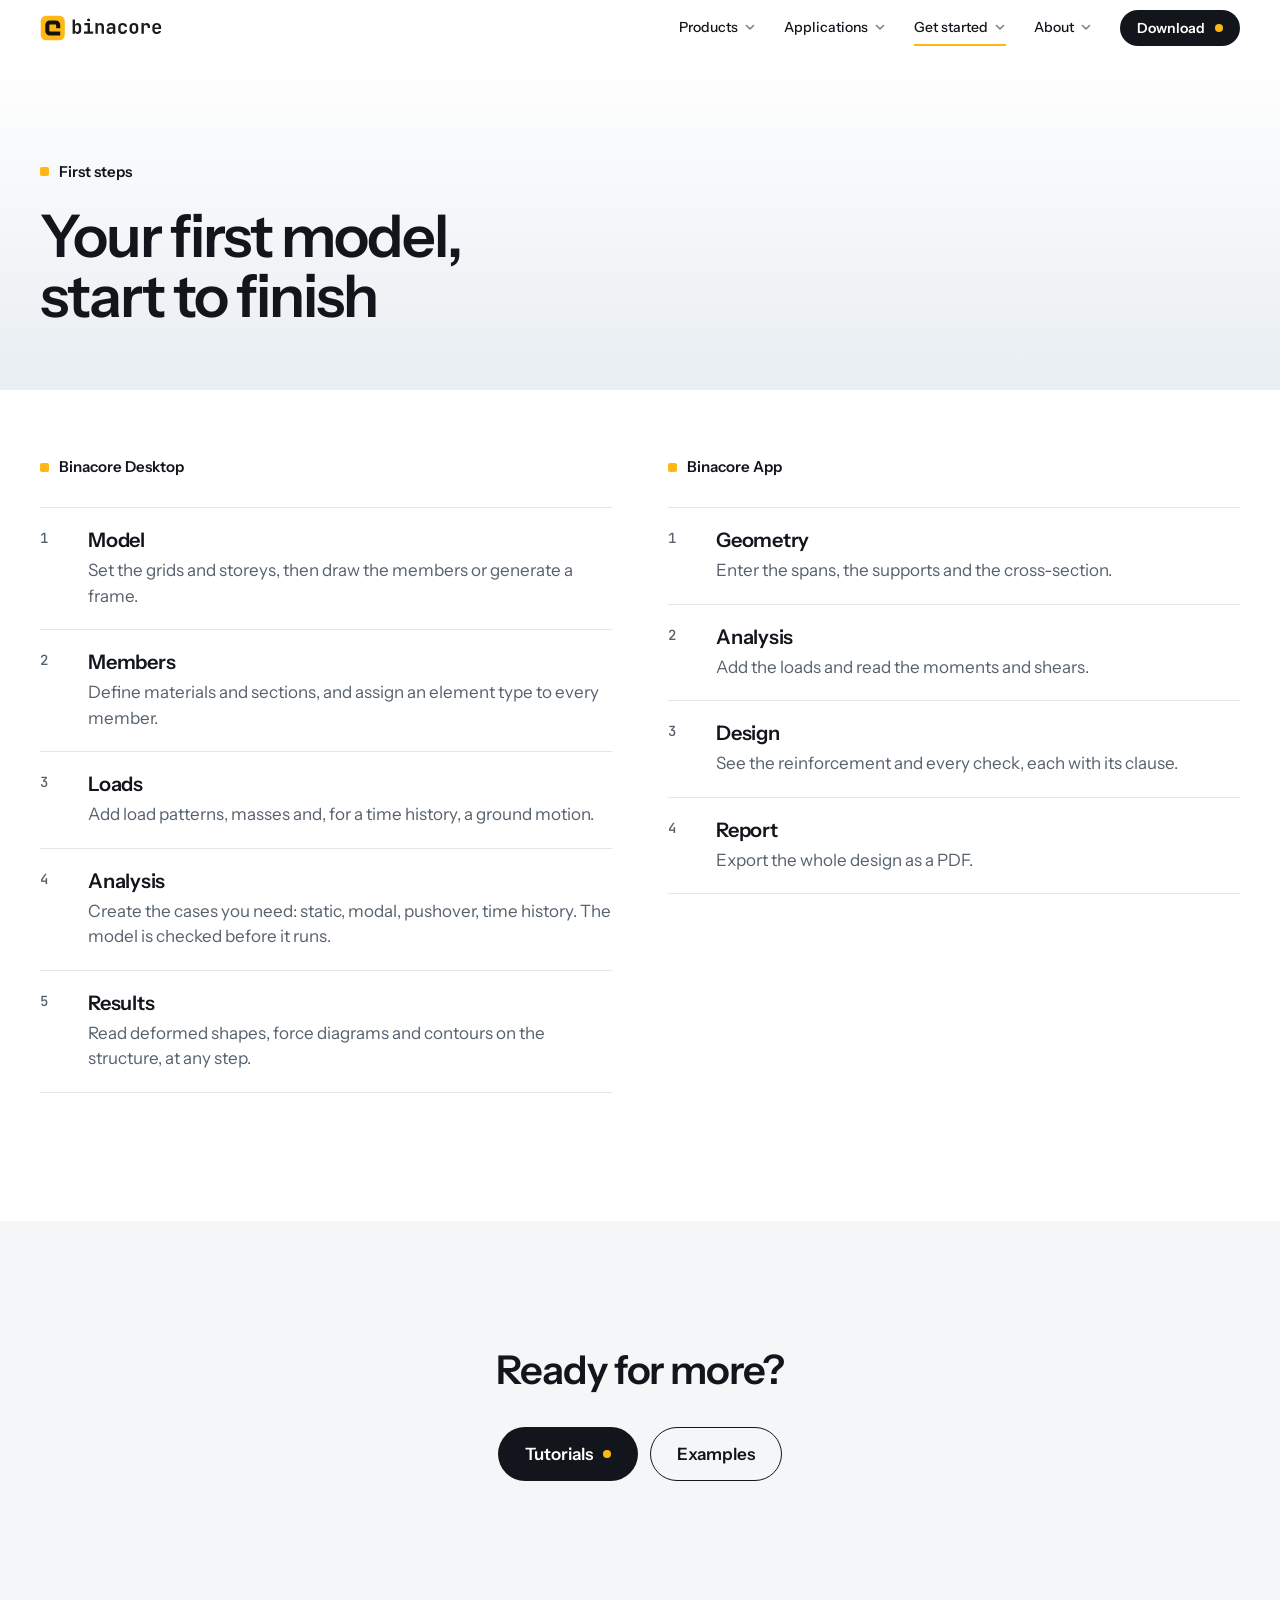
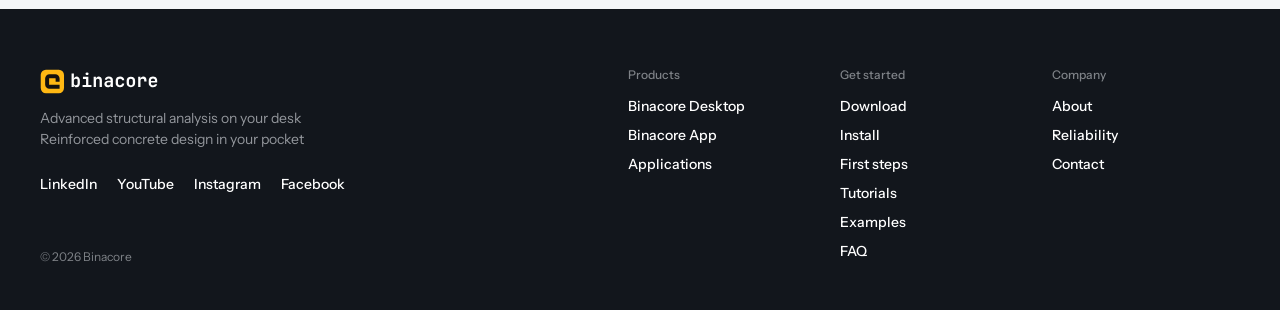
<file: first-steps.html>
<!doctype html>
<html lang="en">
<head>
<meta charset="utf-8">
<meta name="robots" content="noindex, nofollow">
<meta name="viewport" content="width=device-width, initial-scale=1">
<title>First steps — Binacore</title>
<meta name="description" content="Your first model in Binacore Desktop and your first member in Binacore App, start to finish.">
<meta property="og:type" content="website">
<meta property="og:site_name" content="Binacore">
<meta property="og:title" content="First steps — Binacore">
<meta property="og:description" content="Your first model in Binacore Desktop and your first member in Binacore App, start to finish.">
<meta property="og:url" content="https://bbapir.github.io/binacore-PublicWebsite/first-steps.html">
<meta property="og:image" content="https://bbapir.github.io/binacore-PublicWebsite/images/share.jpg">
<meta name="twitter:card" content="summary_large_image">
<link rel="icon" href="brand/binacore-app-icon.svg">
<link rel="stylesheet" href="css/site.css">
</head>
<body class="page-first">
<a class="skip" href="#main">Skip to content</a>
<header class="site-header">
  <div class="wrap site-header__in">
    <a class="logo" href="index.html" aria-label="Binacore, home"><img src="brand/binacore-logo-tile.svg" width="350" height="72" alt="Binacore"></a>
    <button class="menu-toggle" type="button" aria-expanded="false" aria-controls="site-nav"><span></span><span></span><span class="sr">Menu</span></button>
    <nav class="site-nav" id="site-nav" aria-label="Main">
      <div class="nav-item"><a class="nav-top" href="desktop.html">Products<svg viewBox="0 0 12 12" width="12" height="12" aria-hidden="true"><path d="M2.5 4.5 6 8l3.5-3.5" fill="none" stroke="currentColor" stroke-width="1.6" stroke-linecap="round" stroke-linejoin="round"/></svg></a><div class="nav-panel"><div class="nav-panel__box"><div class="nav-panel__list"><a href="desktop.html">Binacore Desktop</a><a href="app.html">Binacore App</a></div></div></div></div>
      <div class="nav-item"><a class="nav-top" href="applications.html">Applications<svg viewBox="0 0 12 12" width="12" height="12" aria-hidden="true"><path d="M2.5 4.5 6 8l3.5-3.5" fill="none" stroke="currentColor" stroke-width="1.6" stroke-linecap="round" stroke-linejoin="round"/></svg></a><div class="nav-panel"><div class="nav-panel__box"><div class="nav-panel__list"><a href="applications.html#buildings">Buildings</a><a href="applications.html#bridges">Bridges</a><a href="applications.html#special-structures">Special structures</a><a href="applications.html#geotechnical">Geotechnical and underground</a><a href="applications.html#seismic-isolation">Seismic isolation and damping</a></div></div></div></div>
      <div class="nav-item"><a class="nav-top" href="get-started.html" aria-current="page">Get started<svg viewBox="0 0 12 12" width="12" height="12" aria-hidden="true"><path d="M2.5 4.5 6 8l3.5-3.5" fill="none" stroke="currentColor" stroke-width="1.6" stroke-linecap="round" stroke-linejoin="round"/></svg></a><div class="nav-panel"><div class="nav-panel__box"><div class="nav-panel__list"><a href="install.html">Install</a><a href="first-steps.html">First steps</a><a href="tutorials.html">Tutorials</a><a href="examples.html">Examples</a><a href="faq.html">FAQ</a></div></div></div></div>
      <div class="nav-item"><a class="nav-top" href="about.html">About<svg viewBox="0 0 12 12" width="12" height="12" aria-hidden="true"><path d="M2.5 4.5 6 8l3.5-3.5" fill="none" stroke="currentColor" stroke-width="1.6" stroke-linecap="round" stroke-linejoin="round"/></svg></a><div class="nav-panel"><div class="nav-panel__box"><div class="nav-panel__list"><a href="about.html">About Binacore</a><a href="reliability.html">Reliability</a><a href="contact.html">Contact</a></div></div></div></div>
      <a class="btn btn--ink btn--small" href="download.html">Download</a>
    </nav>
  </div>
</header>
<main id="main">

<section class="hero hero--plain" style="padding-bottom:clamp(2.5rem,5vw,4.5rem)">
  <div class="wrap hero__in">
    <div>
      <span class="kicker">First steps</span>
      <h1 style="margin-top:1.375rem">Your first model, start to finish</h1>
    </div>
  </div>
</section>

<section class="sec" style="padding-top:0">
  <div class="wrap learn">
    <div class="learn__col">
      <span class="kicker">Binacore Desktop</span>
      <ol class="steps-list"><li><h3>Model</h3><p>Set the grids and storeys, then draw the members or generate a frame.</p></li><li><h3>Members</h3><p>Define materials and sections, and assign an element type to every member.</p></li><li><h3>Loads</h3><p>Add load patterns, masses and, for a time history, a ground motion.</p></li><li><h3>Analysis</h3><p>Create the cases you need: static, modal, pushover, time history. The model is checked before it runs.</p></li><li><h3>Results</h3><p>Read deformed shapes, force diagrams and contours on the structure, at any step.</p></li></ol>
    </div>
    <div class="learn__col">
      <span class="kicker">Binacore App</span>
      <ol class="steps-list"><li><h3>Geometry</h3><p>Enter the spans, the supports and the cross-section.</p></li><li><h3>Analysis</h3><p>Add the loads and read the moments and shears.</p></li><li><h3>Design</h3><p>See the reinforcement and every check, each with its clause.</p></li><li><h3>Report</h3><p>Export the whole design as a PDF.</p></li></ol>
    </div>
  </div>
</section>

<section class="sec sec--mist closing">
  <div class="wrap">
    <h2>Ready for more?</h2>
    <div class="actions"><a class="btn btn--ink" href="tutorials.html">Tutorials</a><a class="btn btn--line" href="examples.html">Examples</a></div>
  </div>
</section>

</main>
<footer class="site-footer">
  <div class="wrap site-footer__in">
    <div class="site-footer__brand">
      <a href="index.html" aria-label="Binacore, home"><img src="brand/binacore-logo-tile-light.svg" width="350" height="72" alt="Binacore"></a>
      <p>Advanced structural analysis on your desk<br>Reinforced concrete design in your pocket</p>
      <ul class="site-footer__social" aria-label="Binacore on social media"><li><span>LinkedIn</span></li><li><span>YouTube</span></li><li><span>Instagram</span></li><li><span>Facebook</span></li></ul>
      
    </div>
    <nav aria-label="Products"><h2>Products</h2><a href="desktop.html">Binacore Desktop</a><a href="app.html">Binacore App</a><a href="applications.html">Applications</a></nav>
    <nav aria-label="Get started"><h2>Get started</h2><a href="download.html">Download</a><a href="install.html">Install</a><a href="first-steps.html">First steps</a><a href="tutorials.html">Tutorials</a><a href="examples.html">Examples</a><a href="faq.html">FAQ</a></nav>
    <nav aria-label="Company"><h2>Company</h2><a href="about.html">About</a><a href="reliability.html">Reliability</a><a href="contact.html">Contact</a></nav>
    <p class="site-footer__legal">© 2026 Binacore</p>
  </div>
</footer>
<script defer src="js/site.js"></script>
</body>
</html>
</file>
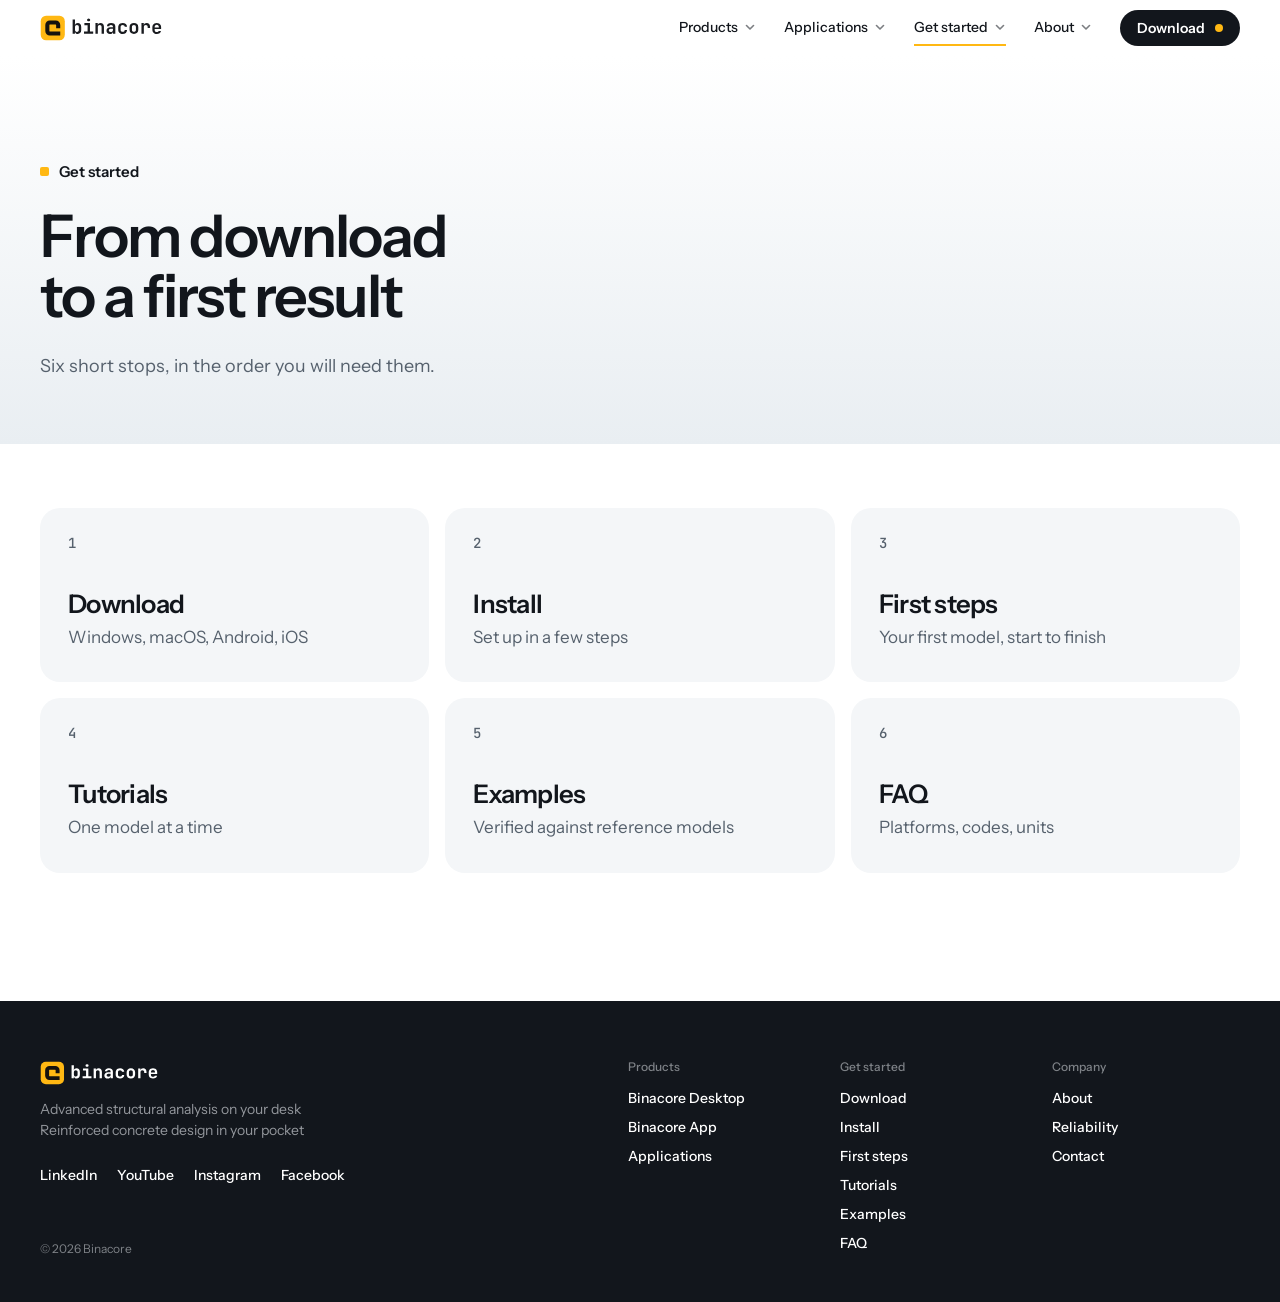
<file: get-started.html>
<!doctype html>
<html lang="en">
<head>
<meta charset="utf-8">
<meta name="robots" content="noindex, nofollow">
<meta name="viewport" content="width=device-width, initial-scale=1">
<title>Get started — Binacore</title>
<meta name="description" content="Download and install Binacore, take the first steps, then learn with tutorials and verified examples.">
<meta property="og:type" content="website">
<meta property="og:site_name" content="Binacore">
<meta property="og:title" content="Get started — Binacore">
<meta property="og:description" content="Download and install Binacore, take the first steps, then learn with tutorials and verified examples.">
<meta property="og:url" content="https://bbapir.github.io/binacore-PublicWebsite/get-started.html">
<meta property="og:image" content="https://bbapir.github.io/binacore-PublicWebsite/images/share.jpg">
<meta name="twitter:card" content="summary_large_image">
<link rel="icon" href="brand/binacore-app-icon.svg">
<link rel="stylesheet" href="css/site.css">
</head>
<body class="page-start">
<a class="skip" href="#main">Skip to content</a>
<header class="site-header">
  <div class="wrap site-header__in">
    <a class="logo" href="index.html" aria-label="Binacore, home"><img src="brand/binacore-logo-tile.svg" width="350" height="72" alt="Binacore"></a>
    <button class="menu-toggle" type="button" aria-expanded="false" aria-controls="site-nav"><span></span><span></span><span class="sr">Menu</span></button>
    <nav class="site-nav" id="site-nav" aria-label="Main">
      <div class="nav-item"><a class="nav-top" href="desktop.html">Products<svg viewBox="0 0 12 12" width="12" height="12" aria-hidden="true"><path d="M2.5 4.5 6 8l3.5-3.5" fill="none" stroke="currentColor" stroke-width="1.6" stroke-linecap="round" stroke-linejoin="round"/></svg></a><div class="nav-panel"><div class="nav-panel__box"><div class="nav-panel__list"><a href="desktop.html">Binacore Desktop</a><a href="app.html">Binacore App</a></div></div></div></div>
      <div class="nav-item"><a class="nav-top" href="applications.html">Applications<svg viewBox="0 0 12 12" width="12" height="12" aria-hidden="true"><path d="M2.5 4.5 6 8l3.5-3.5" fill="none" stroke="currentColor" stroke-width="1.6" stroke-linecap="round" stroke-linejoin="round"/></svg></a><div class="nav-panel"><div class="nav-panel__box"><div class="nav-panel__list"><a href="applications.html#buildings">Buildings</a><a href="applications.html#bridges">Bridges</a><a href="applications.html#special-structures">Special structures</a><a href="applications.html#geotechnical">Geotechnical and underground</a><a href="applications.html#seismic-isolation">Seismic isolation and damping</a></div></div></div></div>
      <div class="nav-item"><a class="nav-top" href="get-started.html" aria-current="page">Get started<svg viewBox="0 0 12 12" width="12" height="12" aria-hidden="true"><path d="M2.5 4.5 6 8l3.5-3.5" fill="none" stroke="currentColor" stroke-width="1.6" stroke-linecap="round" stroke-linejoin="round"/></svg></a><div class="nav-panel"><div class="nav-panel__box"><div class="nav-panel__list"><a href="install.html">Install</a><a href="first-steps.html">First steps</a><a href="tutorials.html">Tutorials</a><a href="examples.html">Examples</a><a href="faq.html">FAQ</a></div></div></div></div>
      <div class="nav-item"><a class="nav-top" href="about.html">About<svg viewBox="0 0 12 12" width="12" height="12" aria-hidden="true"><path d="M2.5 4.5 6 8l3.5-3.5" fill="none" stroke="currentColor" stroke-width="1.6" stroke-linecap="round" stroke-linejoin="round"/></svg></a><div class="nav-panel"><div class="nav-panel__box"><div class="nav-panel__list"><a href="about.html">About Binacore</a><a href="reliability.html">Reliability</a><a href="contact.html">Contact</a></div></div></div></div>
      <a class="btn btn--ink btn--small" href="download.html">Download</a>
    </nav>
  </div>
</header>
<main id="main">

<section class="hero hero--plain" style="padding-bottom:clamp(2.5rem,5vw,4.5rem)">
  <div class="wrap hero__in">
    <div>
      <span class="kicker">Get started</span>
      <h1 style="margin-top:1.375rem">From download to a first result</h1>
      <p class="lede">Six short stops, in the order you will need them.</p>
    </div>
  </div>
</section>

<section class="sec" style="padding-top:0">
  <div class="wrap">
    <ol class="stops">
      <li><a href="download.html"><h2>Download</h2><p>Windows, macOS, Android, iOS</p></a></li>
      <li><a href="install.html"><h2>Install</h2><p>Set up in a few steps</p></a></li>
      <li><a href="first-steps.html"><h2>First steps</h2><p>Your first model, start to finish</p></a></li>
      <li><a href="tutorials.html"><h2>Tutorials</h2><p>One model at a time</p></a></li>
      <li><a href="examples.html"><h2>Examples</h2><p>Verified against reference models</p></a></li>
      <li><a href="faq.html"><h2>FAQ</h2><p>Platforms, codes, units</p></a></li>
    </ol>
  </div>
</section>

</main>
<footer class="site-footer">
  <div class="wrap site-footer__in">
    <div class="site-footer__brand">
      <a href="index.html" aria-label="Binacore, home"><img src="brand/binacore-logo-tile-light.svg" width="350" height="72" alt="Binacore"></a>
      <p>Advanced structural analysis on your desk<br>Reinforced concrete design in your pocket</p>
      <ul class="site-footer__social" aria-label="Binacore on social media"><li><span>LinkedIn</span></li><li><span>YouTube</span></li><li><span>Instagram</span></li><li><span>Facebook</span></li></ul>
      
    </div>
    <nav aria-label="Products"><h2>Products</h2><a href="desktop.html">Binacore Desktop</a><a href="app.html">Binacore App</a><a href="applications.html">Applications</a></nav>
    <nav aria-label="Get started"><h2>Get started</h2><a href="download.html">Download</a><a href="install.html">Install</a><a href="first-steps.html">First steps</a><a href="tutorials.html">Tutorials</a><a href="examples.html">Examples</a><a href="faq.html">FAQ</a></nav>
    <nav aria-label="Company"><h2>Company</h2><a href="about.html">About</a><a href="reliability.html">Reliability</a><a href="contact.html">Contact</a></nav>
    <p class="site-footer__legal">© 2026 Binacore</p>
  </div>
</footer>
<script defer src="js/site.js"></script>
</body>
</html>
</file>
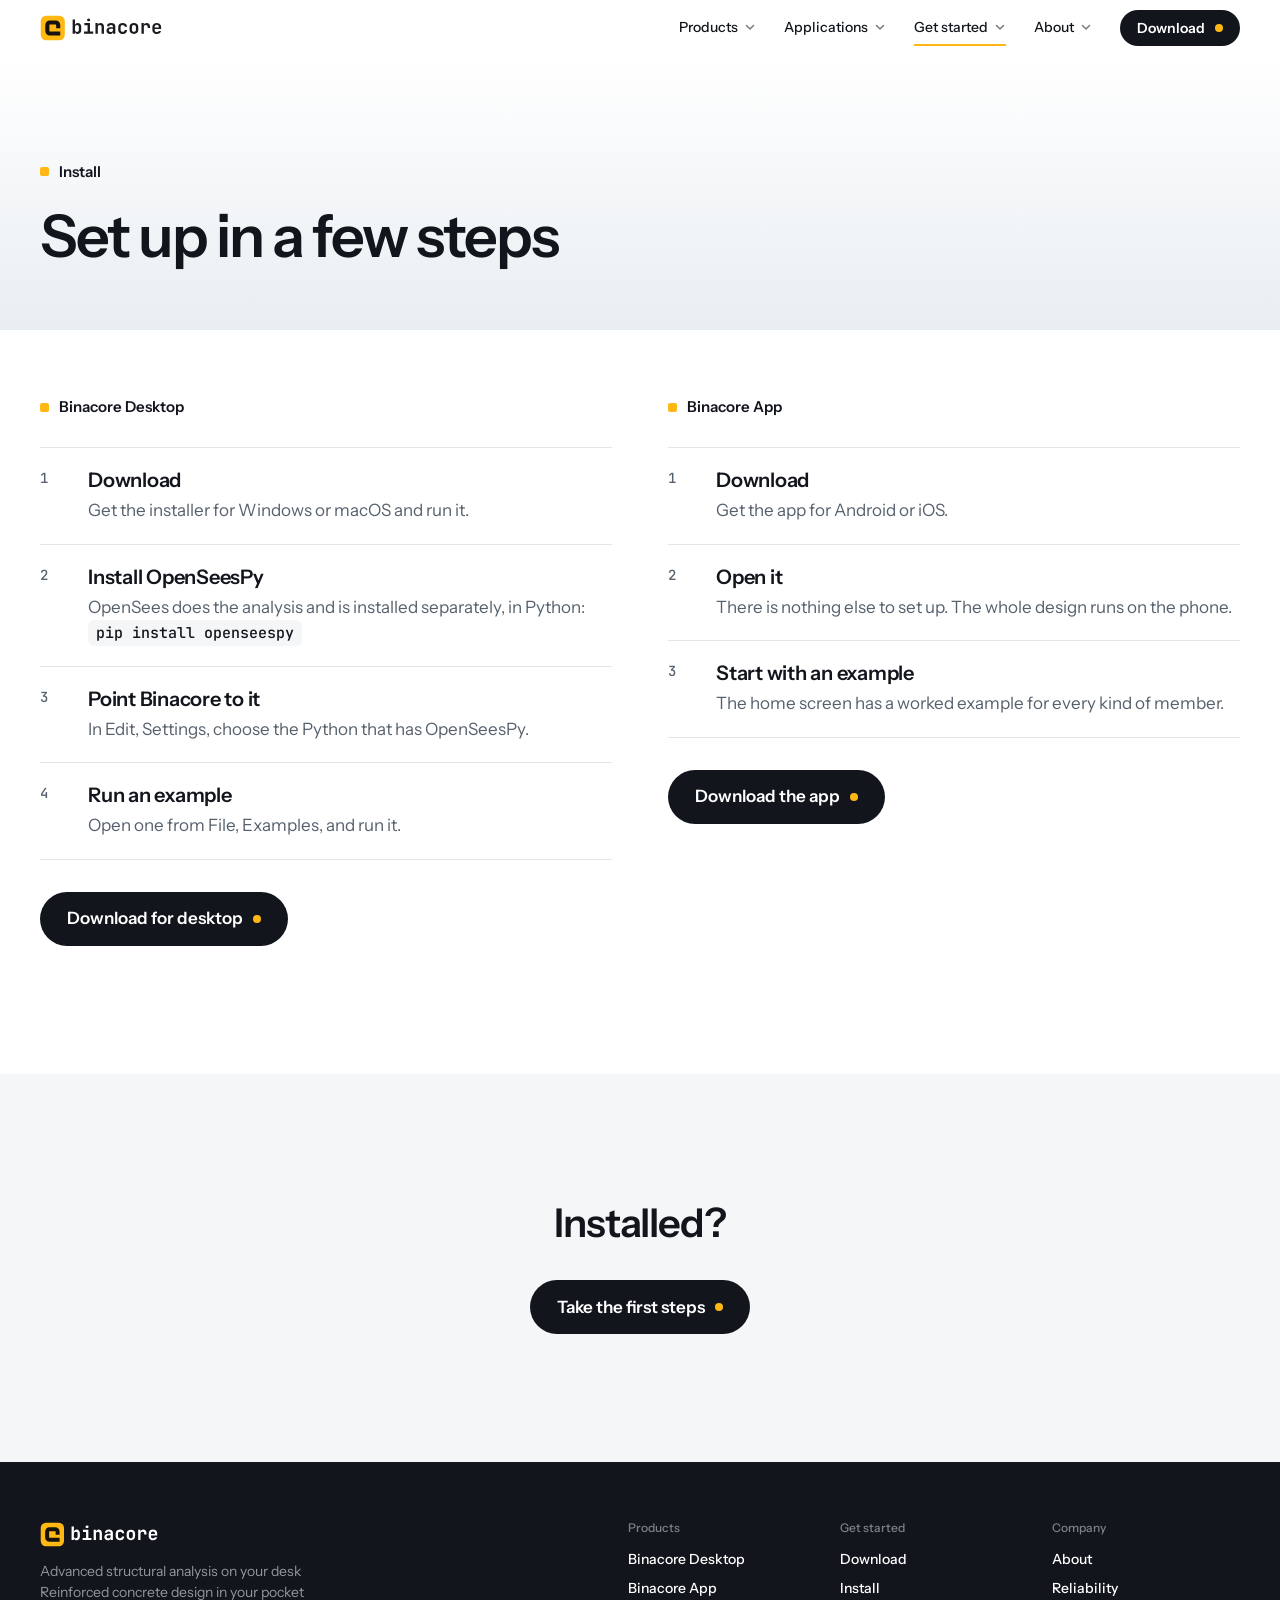
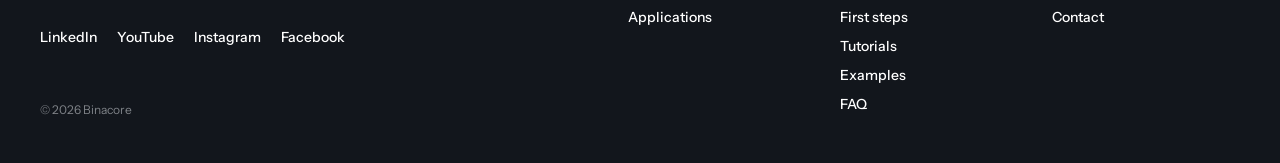
<file: install.html>
<!doctype html>
<html lang="en">
<head>
<meta charset="utf-8">
<meta name="robots" content="noindex, nofollow">
<meta name="viewport" content="width=device-width, initial-scale=1">
<title>Install — Binacore</title>
<meta name="description" content="How to install Binacore Desktop on Windows and macOS, and Binacore App on Android and iOS.">
<meta property="og:type" content="website">
<meta property="og:site_name" content="Binacore">
<meta property="og:title" content="Install — Binacore">
<meta property="og:description" content="How to install Binacore Desktop on Windows and macOS, and Binacore App on Android and iOS.">
<meta property="og:url" content="https://bbapir.github.io/binacore-PublicWebsite/install.html">
<meta property="og:image" content="https://bbapir.github.io/binacore-PublicWebsite/images/share.jpg">
<meta name="twitter:card" content="summary_large_image">
<link rel="icon" href="brand/binacore-app-icon.svg">
<link rel="stylesheet" href="css/site.css">
</head>
<body class="page-install">
<a class="skip" href="#main">Skip to content</a>
<header class="site-header">
  <div class="wrap site-header__in">
    <a class="logo" href="index.html" aria-label="Binacore, home"><img src="brand/binacore-logo-tile.svg" width="350" height="72" alt="Binacore"></a>
    <button class="menu-toggle" type="button" aria-expanded="false" aria-controls="site-nav"><span></span><span></span><span class="sr">Menu</span></button>
    <nav class="site-nav" id="site-nav" aria-label="Main">
      <div class="nav-item"><a class="nav-top" href="desktop.html">Products<svg viewBox="0 0 12 12" width="12" height="12" aria-hidden="true"><path d="M2.5 4.5 6 8l3.5-3.5" fill="none" stroke="currentColor" stroke-width="1.6" stroke-linecap="round" stroke-linejoin="round"/></svg></a><div class="nav-panel"><div class="nav-panel__box"><div class="nav-panel__list"><a href="desktop.html">Binacore Desktop</a><a href="app.html">Binacore App</a></div></div></div></div>
      <div class="nav-item"><a class="nav-top" href="applications.html">Applications<svg viewBox="0 0 12 12" width="12" height="12" aria-hidden="true"><path d="M2.5 4.5 6 8l3.5-3.5" fill="none" stroke="currentColor" stroke-width="1.6" stroke-linecap="round" stroke-linejoin="round"/></svg></a><div class="nav-panel"><div class="nav-panel__box"><div class="nav-panel__list"><a href="applications.html#buildings">Buildings</a><a href="applications.html#bridges">Bridges</a><a href="applications.html#special-structures">Special structures</a><a href="applications.html#geotechnical">Geotechnical and underground</a><a href="applications.html#seismic-isolation">Seismic isolation and damping</a></div></div></div></div>
      <div class="nav-item"><a class="nav-top" href="get-started.html" aria-current="page">Get started<svg viewBox="0 0 12 12" width="12" height="12" aria-hidden="true"><path d="M2.5 4.5 6 8l3.5-3.5" fill="none" stroke="currentColor" stroke-width="1.6" stroke-linecap="round" stroke-linejoin="round"/></svg></a><div class="nav-panel"><div class="nav-panel__box"><div class="nav-panel__list"><a href="install.html">Install</a><a href="first-steps.html">First steps</a><a href="tutorials.html">Tutorials</a><a href="examples.html">Examples</a><a href="faq.html">FAQ</a></div></div></div></div>
      <div class="nav-item"><a class="nav-top" href="about.html">About<svg viewBox="0 0 12 12" width="12" height="12" aria-hidden="true"><path d="M2.5 4.5 6 8l3.5-3.5" fill="none" stroke="currentColor" stroke-width="1.6" stroke-linecap="round" stroke-linejoin="round"/></svg></a><div class="nav-panel"><div class="nav-panel__box"><div class="nav-panel__list"><a href="about.html">About Binacore</a><a href="reliability.html">Reliability</a><a href="contact.html">Contact</a></div></div></div></div>
      <a class="btn btn--ink btn--small" href="download.html">Download</a>
    </nav>
  </div>
</header>
<main id="main">

<section class="hero hero--plain" style="padding-bottom:clamp(2.5rem,5vw,4.5rem)">
  <div class="wrap hero__in">
    <div>
      <span class="kicker">Install</span>
      <h1 style="margin-top:1.375rem">Set up in a few steps</h1>
    </div>
  </div>
</section>

<section class="sec" style="padding-top:0">
  <div class="wrap learn">
    <div class="learn__col">
      <span class="kicker">Binacore Desktop</span>
      <ol class="steps-list"><li><h3>Download</h3><p>Get the installer for Windows or macOS and run it.</p></li><li><h3>Install OpenSeesPy</h3><p>OpenSees does the analysis and is installed separately, in Python: <code>pip install openseespy</code></p></li><li><h3>Point Binacore to it</h3><p>In Edit, Settings, choose the Python that has OpenSeesPy.</p></li><li><h3>Run an example</h3><p>Open one from File, Examples, and run it.</p></li></ol>
      <div class="actions" style="margin-top:2rem"><a class="btn btn--ink" href="download.html">Download for desktop</a></div>
    </div>
    <div class="learn__col">
      <span class="kicker">Binacore App</span>
      <ol class="steps-list"><li><h3>Download</h3><p>Get the app for Android or iOS.</p></li><li><h3>Open it</h3><p>There is nothing else to set up. The whole design runs on the phone.</p></li><li><h3>Start with an example</h3><p>The home screen has a worked example for every kind of member.</p></li></ol>
      <div class="actions" style="margin-top:2rem"><a class="btn btn--ink" href="download.html">Download the app</a></div>
    </div>
  </div>
</section>

<section class="sec sec--mist closing">
  <div class="wrap">
    <h2>Installed?</h2>
    <div class="actions"><a class="btn btn--ink" href="first-steps.html">Take the first steps</a></div>
  </div>
</section>

</main>
<footer class="site-footer">
  <div class="wrap site-footer__in">
    <div class="site-footer__brand">
      <a href="index.html" aria-label="Binacore, home"><img src="brand/binacore-logo-tile-light.svg" width="350" height="72" alt="Binacore"></a>
      <p>Advanced structural analysis on your desk<br>Reinforced concrete design in your pocket</p>
      <ul class="site-footer__social" aria-label="Binacore on social media"><li><span>LinkedIn</span></li><li><span>YouTube</span></li><li><span>Instagram</span></li><li><span>Facebook</span></li></ul>
      
    </div>
    <nav aria-label="Products"><h2>Products</h2><a href="desktop.html">Binacore Desktop</a><a href="app.html">Binacore App</a><a href="applications.html">Applications</a></nav>
    <nav aria-label="Get started"><h2>Get started</h2><a href="download.html">Download</a><a href="install.html">Install</a><a href="first-steps.html">First steps</a><a href="tutorials.html">Tutorials</a><a href="examples.html">Examples</a><a href="faq.html">FAQ</a></nav>
    <nav aria-label="Company"><h2>Company</h2><a href="about.html">About</a><a href="reliability.html">Reliability</a><a href="contact.html">Contact</a></nav>
    <p class="site-footer__legal">© 2026 Binacore</p>
  </div>
</footer>
<script defer src="js/site.js"></script>
</body>
</html>
</file>
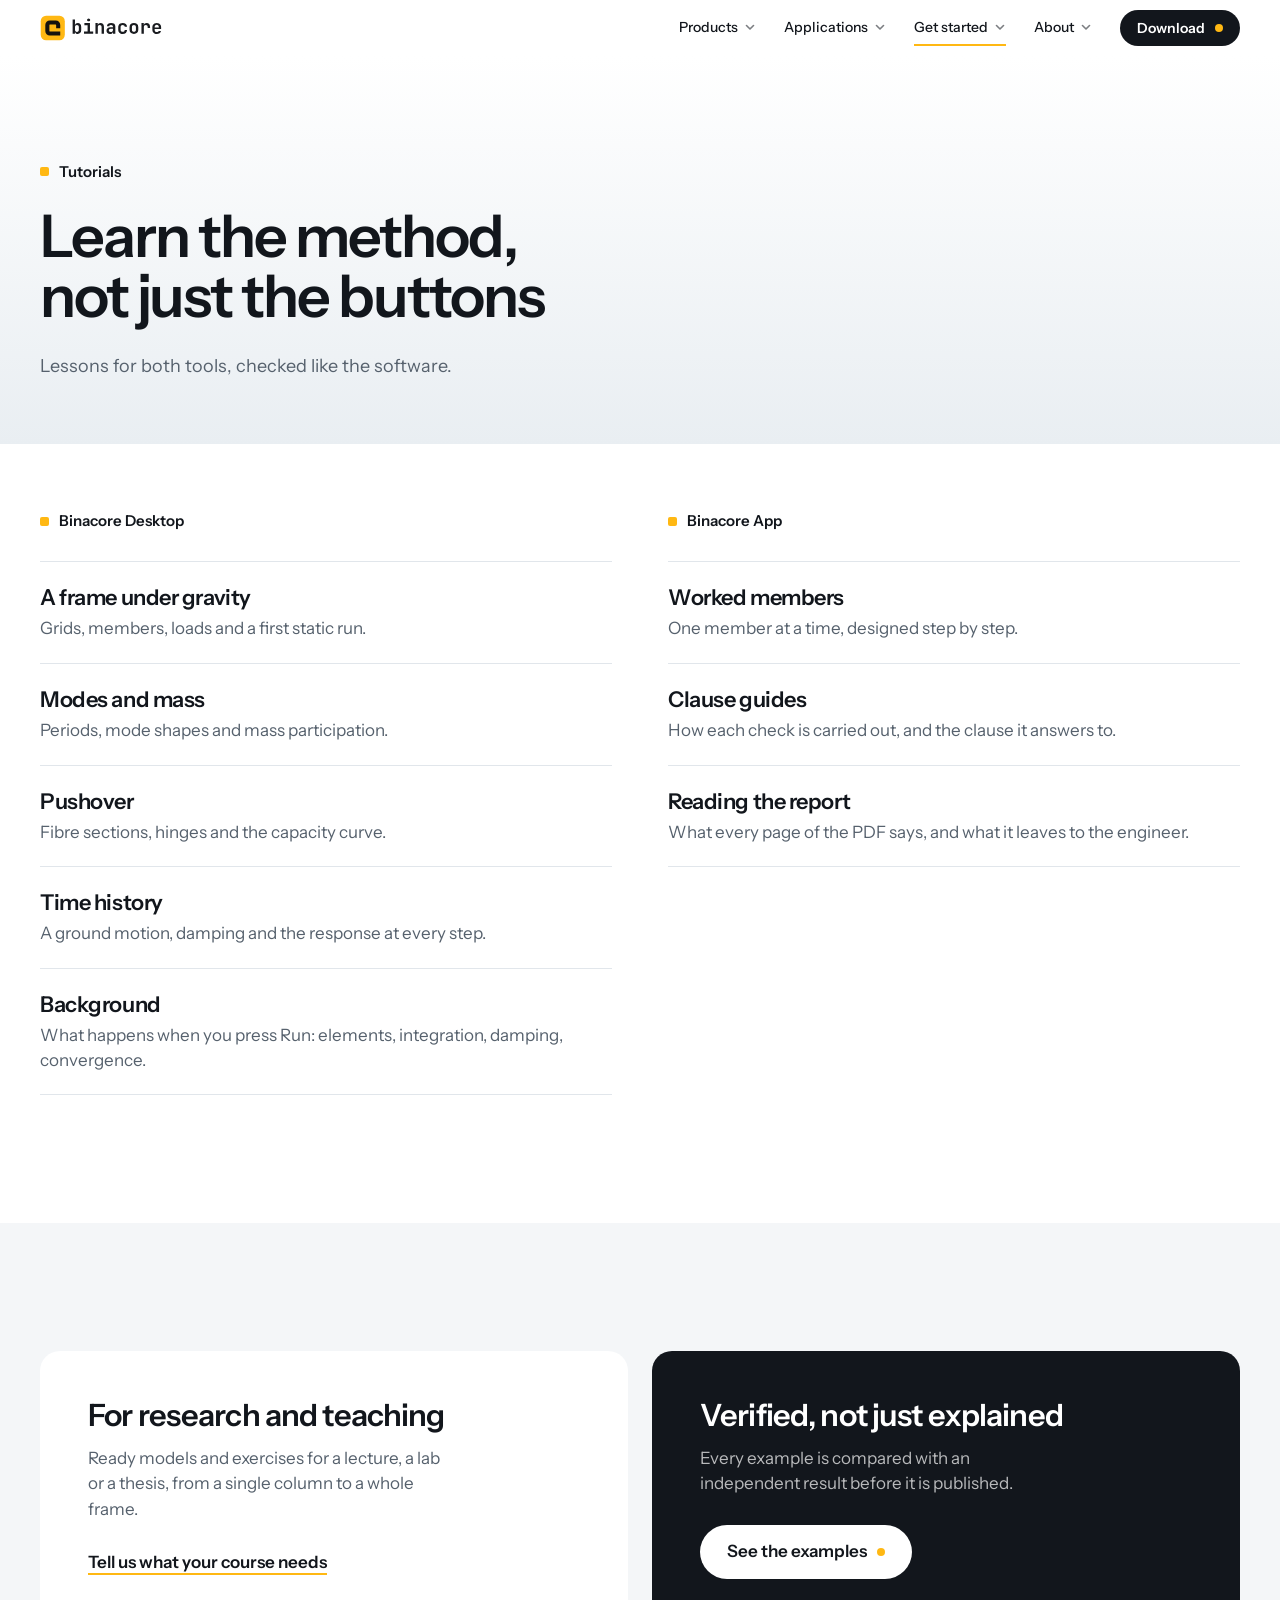
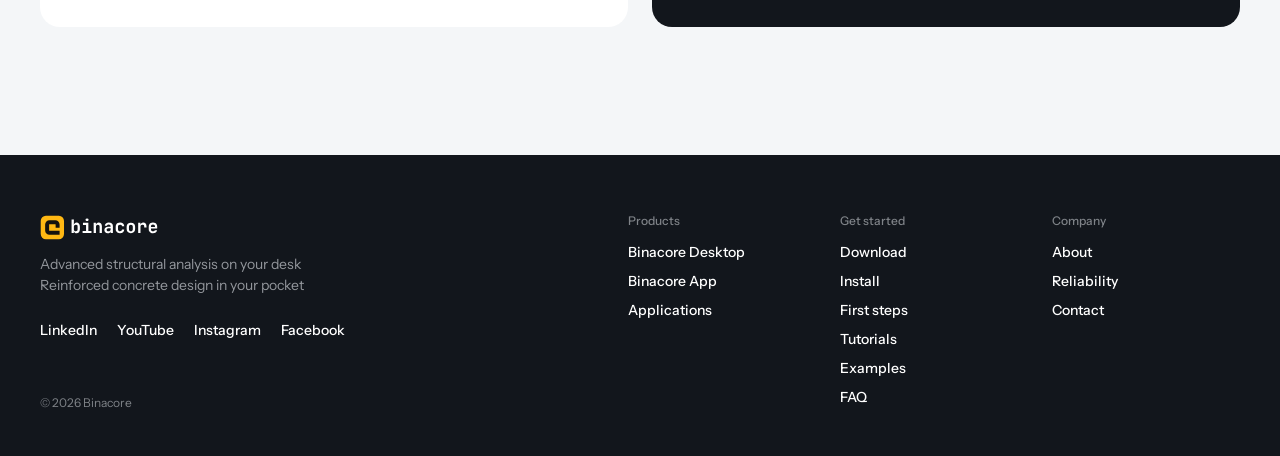
<file: tutorials.html>
<!doctype html>
<html lang="en">
<head>
<meta charset="utf-8">
<meta name="robots" content="noindex, nofollow">
<meta name="viewport" content="width=device-width, initial-scale=1">
<title>Tutorials — Binacore</title>
<meta name="description" content="Tutorials for Binacore Desktop and Binacore App: one model at a time, and the background behind the methods.">
<meta property="og:type" content="website">
<meta property="og:site_name" content="Binacore">
<meta property="og:title" content="Tutorials — Binacore">
<meta property="og:description" content="Tutorials for Binacore Desktop and Binacore App: one model at a time, and the background behind the methods.">
<meta property="og:url" content="https://bbapir.github.io/binacore-PublicWebsite/tutorials.html">
<meta property="og:image" content="https://bbapir.github.io/binacore-PublicWebsite/images/share.jpg">
<meta name="twitter:card" content="summary_large_image">
<link rel="icon" href="brand/binacore-app-icon.svg">
<link rel="stylesheet" href="css/site.css">
</head>
<body class="page-tutorials">
<a class="skip" href="#main">Skip to content</a>
<header class="site-header">
  <div class="wrap site-header__in">
    <a class="logo" href="index.html" aria-label="Binacore, home"><img src="brand/binacore-logo-tile.svg" width="350" height="72" alt="Binacore"></a>
    <button class="menu-toggle" type="button" aria-expanded="false" aria-controls="site-nav"><span></span><span></span><span class="sr">Menu</span></button>
    <nav class="site-nav" id="site-nav" aria-label="Main">
      <div class="nav-item"><a class="nav-top" href="desktop.html">Products<svg viewBox="0 0 12 12" width="12" height="12" aria-hidden="true"><path d="M2.5 4.5 6 8l3.5-3.5" fill="none" stroke="currentColor" stroke-width="1.6" stroke-linecap="round" stroke-linejoin="round"/></svg></a><div class="nav-panel"><div class="nav-panel__box"><div class="nav-panel__list"><a href="desktop.html">Binacore Desktop</a><a href="app.html">Binacore App</a></div></div></div></div>
      <div class="nav-item"><a class="nav-top" href="applications.html">Applications<svg viewBox="0 0 12 12" width="12" height="12" aria-hidden="true"><path d="M2.5 4.5 6 8l3.5-3.5" fill="none" stroke="currentColor" stroke-width="1.6" stroke-linecap="round" stroke-linejoin="round"/></svg></a><div class="nav-panel"><div class="nav-panel__box"><div class="nav-panel__list"><a href="applications.html#buildings">Buildings</a><a href="applications.html#bridges">Bridges</a><a href="applications.html#special-structures">Special structures</a><a href="applications.html#geotechnical">Geotechnical and underground</a><a href="applications.html#seismic-isolation">Seismic isolation and damping</a></div></div></div></div>
      <div class="nav-item"><a class="nav-top" href="get-started.html" aria-current="page">Get started<svg viewBox="0 0 12 12" width="12" height="12" aria-hidden="true"><path d="M2.5 4.5 6 8l3.5-3.5" fill="none" stroke="currentColor" stroke-width="1.6" stroke-linecap="round" stroke-linejoin="round"/></svg></a><div class="nav-panel"><div class="nav-panel__box"><div class="nav-panel__list"><a href="install.html">Install</a><a href="first-steps.html">First steps</a><a href="tutorials.html">Tutorials</a><a href="examples.html">Examples</a><a href="faq.html">FAQ</a></div></div></div></div>
      <div class="nav-item"><a class="nav-top" href="about.html">About<svg viewBox="0 0 12 12" width="12" height="12" aria-hidden="true"><path d="M2.5 4.5 6 8l3.5-3.5" fill="none" stroke="currentColor" stroke-width="1.6" stroke-linecap="round" stroke-linejoin="round"/></svg></a><div class="nav-panel"><div class="nav-panel__box"><div class="nav-panel__list"><a href="about.html">About Binacore</a><a href="reliability.html">Reliability</a><a href="contact.html">Contact</a></div></div></div></div>
      <a class="btn btn--ink btn--small" href="download.html">Download</a>
    </nav>
  </div>
</header>
<main id="main">

<section class="hero hero--plain" style="padding-bottom:clamp(2.5rem,5vw,4.5rem)">
  <div class="wrap hero__in">
    <div>
      <span class="kicker">Tutorials</span>
      <h1 style="margin-top:1.375rem">Learn the method, not just the buttons</h1>
      <p class="lede">Lessons for both tools, checked like the software.</p>
    </div>
  </div>
</section>

<section class="sec" style="padding-top:0">
  <div class="wrap learn">
    <div class="learn__col">
      <span class="kicker">Binacore Desktop</span>
      <ul class="list-plain" style="margin-top:1.75rem">
        <li>A frame under gravity<span>Grids, members, loads and a first static run.</span></li>
        <li>Modes and mass<span>Periods, mode shapes and mass participation.</span></li>
        <li>Pushover<span>Fibre sections, hinges and the capacity curve.</span></li>
        <li>Time history<span>A ground motion, damping and the response at every step.</span></li>
        <li>Background<span>What happens when you press Run: elements, integration, damping, convergence.</span></li>
      </ul>
    </div>
    <div class="learn__col">
      <span class="kicker">Binacore App</span>
      <ul class="list-plain" style="margin-top:1.75rem">
        <li>Worked members<span>One member at a time, designed step by step.</span></li>
        <li>Clause guides<span>How each check is carried out, and the clause it answers to.</span></li>
        <li>Reading the report<span>What every page of the PDF says, and what it leaves to the engineer.</span></li>
      </ul>
    </div>
  </div>
</section>

<section class="sec sec--mist">
  <div class="wrap duo">
    <div class="plate plate--white" data-in>
      <h2>For research and teaching</h2>
      <p>Ready models and exercises for a lecture, a lab or a thesis, from a single column to a whole frame.</p>
      <a class="text-link" href="contact.html">Tell us what your course needs</a>
    </div>
    <div class="plate plate--ink" data-in="2">
      <h2>Verified, not just explained</h2>
      <p>Every example is compared with an independent result before it is published.</p>
      <a class="btn btn--white" href="examples.html">See the examples</a>
    </div>
  </div>
</section>

</main>
<footer class="site-footer">
  <div class="wrap site-footer__in">
    <div class="site-footer__brand">
      <a href="index.html" aria-label="Binacore, home"><img src="brand/binacore-logo-tile-light.svg" width="350" height="72" alt="Binacore"></a>
      <p>Advanced structural analysis on your desk<br>Reinforced concrete design in your pocket</p>
      <ul class="site-footer__social" aria-label="Binacore on social media"><li><span>LinkedIn</span></li><li><span>YouTube</span></li><li><span>Instagram</span></li><li><span>Facebook</span></li></ul>
      
    </div>
    <nav aria-label="Products"><h2>Products</h2><a href="desktop.html">Binacore Desktop</a><a href="app.html">Binacore App</a><a href="applications.html">Applications</a></nav>
    <nav aria-label="Get started"><h2>Get started</h2><a href="download.html">Download</a><a href="install.html">Install</a><a href="first-steps.html">First steps</a><a href="tutorials.html">Tutorials</a><a href="examples.html">Examples</a><a href="faq.html">FAQ</a></nav>
    <nav aria-label="Company"><h2>Company</h2><a href="about.html">About</a><a href="reliability.html">Reliability</a><a href="contact.html">Contact</a></nav>
    <p class="site-footer__legal">© 2026 Binacore</p>
  </div>
</footer>
<script defer src="js/site.js"></script>
</body>
</html>
</file>
<file: css/site.css>
/* Binacore website.
   Palette: white and a cool mist for the pages; ink for text; deep steel blue for the analysis story (Desktop);
   deep forest green for the design story (Mobile); the engineering result-map ramp wherever results are shown;
   amber gold, the logo's colour, only as a small accent.
   Type: Instrument Sans for everything that is read; JetBrains Mono (the wordmark's face) inside the drawings. */

@font-face { font-family: "Instrument Sans"; src: url("../fonts/instrument-sans-latin-wght-normal.woff2") format("woff2"); font-weight: 400 700; font-display: swap; }
@font-face { font-family: "JetBrains Mono"; src: url("../fonts/jetbrains-mono-latin-wght-normal.woff2") format("woff2"); font-weight: 100 800; font-display: swap; }

:root {
  --head: 3.5rem;
  --white: #FFFFFF; --mist: #F4F6F8; --hair: #E1E6EB; --ink: #12161C; --muted: #56616D;
  --steel-900: #0E2030; --steel-700: #1B3D56; --steel-500: #2F5D7C; --steel-100: #E4EDF4;
  --forest-900: #0F211A; --forest-600: #2A4B3C; --forest-100: #E5EFE9;
  --amber: #FFB813; --amber-ink: #8A6205;
  --sans: "Instrument Sans", system-ui, -apple-system, "Segoe UI", sans-serif;
  --mono: "JetBrains Mono", ui-monospace, monospace;
  --pad: 2.5rem; --max: max(77.5rem, 76vw); --r: 1.25rem;
  color-scheme: light;
}

* { box-sizing: border-box; }
/* All sizes are in rem. Up to 1440 px wide a rem is the reader's own text size; wider than that it grows with the
   window at half its pace (to 140 %), and the page column widens to about three quarters of the window: a large
   screen is filled without the type becoming oversized. */
html { -webkit-text-size-adjust: 100%; font-size: clamp(100%, 0.5rem + 0.5556vw, 140%); scroll-padding-top: calc(var(--head) + 1rem); }
body { margin: 0; background: var(--white); color: var(--ink); font: 400 1.0625rem/1.5 var(--sans); -webkit-font-smoothing: antialiased; }
img, canvas { display: block; max-width: 100%; }
img { height: auto; }
a { color: inherit; }
h1, h2, h3, p, ul, ol, dl, dd, figure { margin: 0; }
ul, ol { padding: 0; list-style: none; }
:focus-visible { outline: 2px solid var(--steel-500); outline-offset: 0.1875rem; border-radius: 0.25rem; }
.sr { position: absolute; width: 1px; height: 1px; overflow: hidden; clip-path: inset(50%); white-space: nowrap; }
.skip { position: absolute; left: -62.4375rem; }
.skip:focus { left: 1rem; top: 1rem; z-index: 50; background: var(--ink); color: #fff; padding: 0.625rem 0.875rem; border-radius: 0.5rem; }
.wrap { max-width: calc(var(--max) + 2 * var(--pad)); margin-inline: auto; padding-inline: var(--pad); }

/* ---- type ---- */
h1 { font-size: clamp(2.25rem, 4.6vw, 4.125rem); line-height: 1.02; letter-spacing: -0.034em; font-weight: 600; text-wrap: balance; }
h2 { font-size: clamp(1.75rem, 3.1vw, 2.75rem); line-height: 1.06; letter-spacing: -0.028em; font-weight: 600; text-wrap: balance; }
h3 { font-size: 1.25rem; line-height: 1.2; letter-spacing: -0.012em; font-weight: 600; }
.lede { font-size: clamp(1.125rem, 1.4vw, 1.25rem); line-height: 1.42; color: var(--muted); max-width: 34em; text-wrap: pretty; }
.kicker { display: inline-flex; align-items: center; gap: 0.625rem; font-size: 0.9375rem; font-weight: 600; letter-spacing: 0; }
.kicker::before { content: ""; width: 0.5625rem; height: 0.5625rem; border-radius: 2px; background: var(--amber); }
.text-link { font-weight: 600; text-decoration: underline; text-decoration-thickness: 2px; text-underline-offset: 0.3125rem; text-decoration-color: var(--amber); }
.text-link:hover { text-decoration-color: currentColor; }

/* ---- buttons ---- */
.btn { display: inline-flex; align-items: center; justify-content: center; gap: 0.625rem; height: 3.375rem; padding: 0 1.625rem; border-radius: 62.4375rem; border: 1.5px solid transparent; font: 600 1.0625rem/1 var(--sans); text-decoration: none; cursor: pointer; white-space: nowrap; transition: background .2s, color .2s, border-color .2s; }
.btn--ink { background: var(--ink); color: #fff; }
.btn--ink::after { content: ""; width: 0.5rem; height: 0.5rem; border-radius: 50%; background: var(--amber); }
.btn--ink:hover { background: #262C35; }
.btn--line { border-color: currentColor; background: transparent; color: inherit; }
.btn--line:hover { background: rgba(127, 140, 153, .14); }
.btn--white { background: #fff; color: var(--ink); }
.btn--white::after { content: ""; width: 0.5rem; height: 0.5rem; border-radius: 50%; background: var(--amber); }
.btn--small { height: 2.25rem; padding: 0 1rem; font-size: 0.875rem; }
.actions { display: flex; flex-wrap: wrap; gap: 0.75rem; align-items: center; }

/* ---- header ---- */
.site-header { position: sticky; top: 0; z-index: 30; background: rgba(255, 255, 255, .8); -webkit-backdrop-filter: saturate(1.8) blur(1.5rem); backdrop-filter: saturate(1.8) blur(1.5rem); transition: box-shadow .2s; }
@supports not ((backdrop-filter: blur(1px)) or (-webkit-backdrop-filter: blur(1px))) { .site-header { background: var(--white); } }
.site-header.is-raised { box-shadow: 0 1px 0 rgba(14, 32, 48, .1); }
.site-header__in { position: relative; display: flex; align-items: center; gap: 2rem; height: var(--head); }
.logo img { width: 7.75rem; }
.logo__light { display: none; }
.site-header .nav-panel__box { color: var(--ink); }
.site-nav { display: flex; align-items: stretch; align-self: stretch; gap: 1.75rem; margin-left: auto; font-size: 0.875rem; font-weight: 500; }
.site-nav > .btn { align-self: center; }
/* a menu entry and the panel that opens under it (on hover, on keyboard focus, and on a tap) */
.nav-item { position: relative; display: flex; align-items: center; }
.nav-top { display: inline-flex; align-items: center; gap: 0.375rem; text-decoration: none; padding: 0.375rem 0; border-bottom: 2px solid transparent; }
.nav-top svg { opacity: .55; transition: transform .2s; }
.nav-top[aria-current="page"] { border-color: var(--amber); }
.nav-item:hover .nav-top svg, .nav-item:focus-within .nav-top svg, .nav-item.is-open .nav-top svg { transform: rotate(180deg); }
.nav-panel { position: absolute; top: 100%; left: -1.5rem; z-index: 5; padding-top: 0.25rem; visibility: hidden; opacity: 0; transform: translateY(0.375rem); transition: opacity .16s ease, transform .16s ease, visibility 0s .16s; }
.nav-item:last-of-type .nav-panel { left: auto; right: -1.5rem; }
.nav-item:hover .nav-panel, .nav-item:focus-within .nav-panel, .nav-item.is-open .nav-panel { visibility: visible; opacity: 1; transform: none; transition-delay: 0s; }
.site-header.is-shut .nav-panel { visibility: hidden; opacity: 0; }
.nav-panel__box { background: var(--white); border: 1px solid var(--hair); border-radius: 1rem; box-shadow: 0 1.5rem 3rem -1.5rem rgba(14, 32, 48, .35); padding: 0.75rem; }
.nav-panel__list { display: grid; min-width: 13rem; }
.nav-panel__list a { display: block; padding: 0.5rem 0.875rem; border-radius: 0.5rem; text-decoration: none; font-weight: 500; white-space: nowrap; }
.nav-panel__list a:hover { background: var(--mist); }
.menu-toggle { display: none; }

/* ---- hero ---- */
.hero { padding: clamp(3rem, 8vw, 7rem) 0 clamp(3.5rem, 8vw, 7.5rem); }
.hero__in { display: grid; grid-template-columns: minmax(0, 7fr) minmax(0, 5fr); gap: 2rem; align-items: center; }
.hero .lede { margin-top: 1.75rem; }
.hero .actions { margin-top: 2.25rem; }
.hero__art { aspect-ratio: 1 / 1.02; }
.hero__art canvas { width: 100%; height: 100%; }
.hero--plain .hero__in { grid-template-columns: 1fr; }
.hero--plain h1 { max-width: 14ch; }
.hero--split .hero__in { grid-template-columns: minmax(0, 6fr) minmax(0, 6fr); gap: 3.5rem; }
/* Home: a two-line title and one sentence on the left, the animated drawing on the right */
.hero--pair { padding: clamp(2rem, 4vw, 3rem) 0 clamp(2rem, 4vw, 3rem); }
.hero--pair .hero__in { grid-template-columns: minmax(0, 3fr) minmax(0, 2fr); }
.hero--pair h1 { font-size: clamp(1.75rem, 3.4vw, 3.125rem); line-height: 1.08; }
.hero--pair h1 span { display: block; }
.hero--pair h1 span + span { margin-top: .1em; }
.hero--pair .lede { margin-top: 1.25rem; max-width: 30em; }
.hero--pair .hero__art { aspect-ratio: 5 / 4; }
@media (min-width: 1000px) { .hero--pair h1 span { white-space: nowrap; } }
.hero--stack { padding-top: clamp(2.5rem, 5vw, 4.5rem); padding-bottom: 0; }
.hero--stack .hero__words { max-width: 56.25rem; }
.hero--stack h1 { font-size: clamp(2.25rem, 4.4vw, 4rem); }
.hero--stack .hero__shot { margin-top: clamp(2rem, 4vw, 3.5rem); margin-bottom: clamp(-7.5rem, -8vw, -3rem); position: relative; z-index: 1; }
.hero--stack + .sec { padding-top: clamp(6.5rem, 13vw, 12.5rem) !important; }
.hero--split h1 { font-size: clamp(2.25rem, 4.2vw, 3.75rem); }
.hero--forest .hero__in { grid-template-columns: minmax(0, 5fr) minmax(0, 6fr); }
.hero--steel { background: linear-gradient(180deg, var(--white) 0%, #E6EEF4 38%, #DAE5EE 100%); }
.hero--forest { background: linear-gradient(180deg, var(--white), var(--forest-100)); }

/* ---- frames around the product images ---- */
.window { background: var(--white); border: 1px solid var(--hair); border-radius: 0.875rem; overflow: hidden; box-shadow: 0 1.875rem 3.75rem -2.5rem rgba(14, 32, 48, .45); }
.window::before { content: ""; display: block; height: 1.875rem; border-bottom: 1px solid var(--hair); background: radial-gradient(circle at 1.125rem 0.9375rem, #D5DBE1 0.2812rem, transparent 0.3125rem), radial-gradient(circle at 2.25rem 0.9375rem, #D5DBE1 0.2812rem, transparent 0.3125rem), radial-gradient(circle at 3.375rem 0.9375rem, #D5DBE1 0.2812rem, transparent 0.3125rem); }
.window img { width: 100%; }
.phone { background: #0B0F0D; border-radius: 13% / 6%; padding: 0.375rem; box-shadow: 0 0 0 1px rgba(255, 255, 255, .14), 0 1.875rem 3.125rem -1.875rem rgba(15, 33, 26, .7); }
.phone img { width: 100%; border-radius: 11% / 5%; background: #16211C; }
.split--phone { align-items: center; }
.solo-phone { max-width: 18.75rem; justify-self: center; width: 100%; }

/* three phones in a fan; a report with a phone in front of it */
.phones { display: grid; grid-template-columns: repeat(3, 1fr); gap: 1.125rem; align-items: center; }
.phones .phone:nth-child(2) { transform: translateY(-1.75rem); }

/* ---- sections ---- */
.sec { padding: clamp(4.5rem, 10vw, 9.5rem) 0; }
.sec--mist { background: var(--mist); }
.sec--steel { background: var(--steel-900); color: #EAF1F6; }
.sec--forest { background: var(--forest-900); color: #ECF4EF; }
.sec--steel .lede, .sec--forest .lede { color: rgba(234, 241, 246, .72); }
.sec__head { display: grid; grid-template-columns: minmax(0, 7fr) minmax(0, 5fr); gap: 2rem; align-items: end; margin-bottom: clamp(2.5rem, 5vw, 4.5rem); }
.sec__head--center { grid-template-columns: 1fr; justify-items: center; text-align: center; }
.sec__head .lede { justify-self: end; }
.sec__head--center .lede { justify-self: center; margin-top: 1.25rem; }
.pin-intro { padding: clamp(4.5rem, 9vw, 8.5rem) 0 clamp(0.5rem, 2vw, 1.5rem); }
.pin-intro--steel { background: var(--steel-900); color: #EAF1F6; }
.pin-intro--forest { background: var(--forest-900); color: #ECF4EF; }
.pin-intro--light { background: var(--mist); }
.pin-intro .lede { margin-top: 1.375rem; }
.pin-intro--steel .lede, .pin-intro--forest .lede { color: rgba(234, 241, 246, .72); }
.pin-outro { padding: 0.5rem 0 clamp(4rem, 8vw, 7rem); }
.pin-outro--steel { background: var(--steel-900); color: #EAF1F6; }
.pin-outro--light { background: var(--mist); }
.pin-outro--forest { background: var(--forest-900); color: #ECF4EF; }

/* two doors: the products */
.doors { display: grid; grid-template-columns: minmax(0, 7fr) minmax(0, 5fr); gap: 1.5rem; }
.door { position: relative; display: flex; flex-direction: column; border-radius: var(--r); overflow: hidden; min-height: 35rem; padding: 2.5rem 2.5rem 0; }
.door--steel { background: var(--steel-900); color: #EAF1F6; }
.door--forest { background: var(--forest-900); color: #ECF4EF; }
.door h2 { font-size: clamp(1.625rem, 2.5vw, 2.125rem); }
.door p { margin-top: 0.75rem; max-width: 30ch; color: rgba(234, 241, 246, .74); }
.door__os { margin-top: 1.125rem; font: 500 0.8125rem/1 var(--mono); color: rgba(234, 241, 246, .6); }
.door .text-link { margin-top: 1.125rem; align-self: flex-start; }
.door__art { margin-top: auto; padding-top: 2.5rem; }
.door--steel .window { border-color: rgba(255, 255, 255, .14); border-bottom: 0; border-radius: 0.75rem 0.75rem 0 0; margin-right: -5.625rem; box-shadow: none; }
.door--forest .door__art { display: flex; justify-content: center; }
.door--forest .phone { width: 62%; margin-bottom: -34%; }

/* small facts in a row */
.facts { display: grid; grid-template-columns: repeat(3, 1fr); gap: 1.5rem; }
.facts li { padding-top: 1.125rem; border-top: 2px solid var(--ink); }
.sec--steel .facts li, .sec--forest .facts li { border-color: rgba(255, 255, 255, .5); }
.facts h3 + p { margin-top: 0.375rem; color: var(--muted); font-size: 1.0625rem; }
.sec--steel .facts p, .sec--forest .facts p { color: rgba(234, 241, 246, .7); }
.facts--4 { grid-template-columns: repeat(4, 1fr); }
.facts--2 { grid-template-columns: repeat(2, 1fr); }
.facts--3x2 { gap: 2.5rem 1.5rem; }

/* cards with a picture */
.cards { display: grid; grid-template-columns: repeat(3, 1fr); gap: 2.5rem 1.5rem; }
.cards--4 { grid-template-columns: repeat(4, 1fr); }
.card .shot, .card .phone { margin-bottom: 1.25rem; }
.card p { margin-top: 0.375rem; color: var(--muted); font-size: 1.0625rem; }
.sec--forest .card p, .sec--steel .card p { color: rgba(234, 241, 246, .7); }
.sec--forest .phone { background: #050A08; }

/* the film of a real run, and three views of the same model */
.seen { padding-top: clamp(1.5rem, 4vw, 3.5rem); }
.film { display: grid; grid-template-columns: minmax(0, 6fr) minmax(0, 5fr); gap: clamp(2rem, 5vw, 5rem); align-items: center; }
.film__screen { border-radius: var(--r); overflow: hidden; background: #F3F5F8; }
.film__screen video { display: block; width: 100%; height: auto; }
.views { display: grid; grid-template-columns: repeat(3, 1fr); gap: 1.5rem; margin-top: clamp(3.5rem, 7vw, 6.5rem); }
.views__pic { border-radius: 0.875rem; overflow: hidden; background: #F3F5F8; margin-bottom: 1.125rem; }
.views__pic img { width: 100%; aspect-ratio: 13 / 9.4; object-fit: cover; }
.views p { margin-top: 0.375rem; font-size: 1.0625rem; color: rgba(234, 241, 246, .7); }

/* a closer look: every window as a figure; with scripts, one at a time behind tabs */
.look__panels { display: grid; grid-template-columns: 1fr 1fr; gap: 3rem 1.5rem; }
.look__pic { display: grid; grid-template: minmax(0, 1fr) / minmax(0, 1fr); place-items: center; overflow: hidden; padding: clamp(0.875rem, 2.4vw, 2.25rem); background: var(--mist); border-radius: var(--r); }
.look__pic img { width: auto; height: auto; max-width: 100%; max-height: 100%; min-height: 0; object-fit: contain; border-radius: 0.5rem; box-shadow: 0 1.5rem 3rem -2rem rgba(14, 32, 48, .5), 0 0 0 1px var(--hair); }
.look figcaption { margin-top: 1.125rem; }
.look figcaption p { margin-top: 0.375rem; color: var(--muted); font-size: 1.0625rem; max-width: 46ch; }
.js .look { display: grid; grid-template-columns: 15.625rem minmax(0, 1fr); gap: 2.5rem; align-items: start; }
.js .look__tabs { display: grid; gap: 2px; }
.js .look__tabs[hidden] { display: grid; }
.look__tabs button { text-align: left; padding: 0.875rem 0 0.875rem 1.125rem; background: none; border: 0; border-left: 2px solid var(--hair); font: 600 1.25rem/1.2 var(--sans); letter-spacing: -0.015em; color: var(--muted); cursor: pointer; transition: color .2s, border-color .2s; }
.look__tabs button:hover { color: var(--ink); }
.look__tabs button[aria-selected="true"] { color: var(--ink); border-color: var(--amber); }
.js .look__panels { display: block; }
.js .look__panel[hidden] { display: none; }
.js .look__pic { aspect-ratio: 16 / 10.4; }

/* a row of drawings from the application range */
.sec__side { justify-self: end; }
.sec__side .text-link { display: inline-block; margin-top: 1.125rem; }
.strip { display: grid; grid-template-columns: repeat(4, 1fr); gap: 1rem; }
.strip li { border-top: 2px solid var(--ink); }
.strip a { display: block; text-decoration: none; }
.strip a:hover span { text-decoration: underline; text-decoration-color: var(--amber); text-decoration-thickness: 2px; text-underline-offset: 0.3125rem; }
.strip img { width: 100%; mix-blend-mode: multiply; }
.strip span { display: block; font-weight: 600; font-size: 1.125rem; }

/* where to get it: one tile per platform */
.os { display: grid; grid-template-columns: repeat(2, minmax(0, 18.75rem)); gap: 1rem; justify-content: center; margin-top: 2.5rem; }
.os a { display: flex; flex-direction: column; align-items: flex-start; text-align: left; gap: 0.25rem; height: 100%; padding: 1.375rem 1.5rem 1.25rem; border-radius: 1rem; background: var(--ink); color: #fff; text-decoration: none; transition: transform .25s ease, background .2s; }
.os a:hover { transform: translateY(-0.1875rem); background: #262C35; }
.os__for { font-size: 0.875rem; color: rgba(255, 255, 255, .62); }
.os strong { font-size: 1.875rem; line-height: 1.05; letter-spacing: -0.025em; font-weight: 600; }
.os a { position: relative; padding-right: 4rem; }
.os__go { position: absolute; right: 1.375rem; bottom: 1.375rem; color: var(--amber); }
.os--onDark { margin-top: 0; justify-content: end; }
.os--onDark a { background: rgba(255, 255, 255, .08); }
.os--onDark a:hover { background: rgba(255, 255, 255, .14); }
.get { display: grid; gap: 1.5rem; }
.get__row { display: grid; grid-template-columns: minmax(0, 5fr) minmax(0, 7fr); gap: 2rem; align-items: center; padding: 3rem; border-radius: var(--r); }
.get__row--steel { background: var(--steel-900); color: #EAF1F6; }
.get__row--forest { background: var(--forest-900); color: #ECF4EF; }
.get__row h2 { font-size: clamp(1.5rem, 2.4vw, 2rem); }
.get__row p { margin-top: 0.75rem; color: rgba(234, 241, 246, .74); max-width: 34ch; }
.get__row .text-link { display: inline-block; margin-top: 1.375rem; }

/* the Applications page: the five categories as jumps under the headline; a step the menu can point at */
.jump { display: flex; flex-wrap: wrap; gap: 0.5rem; margin-top: 2.25rem; }
.jump a { display: block; padding: 0.5625rem 1rem; border: 1.5px solid var(--hair); border-radius: 62.5rem; text-decoration: none; font-weight: 500; font-size: 1rem; transition: border-color .2s; }
.jump a:hover { border-color: var(--ink); }
.pin-intro[id] { scroll-margin-top: calc(var(--head) + 1rem); }
.step[id] { scroll-margin-top: 6rem; }
.live .step[id] { scroll-margin-top: calc(var(--focus, .5) * 100svh - 4rem); }

/* Get started: the six stops, numbered because they come in this order */
.stops { counter-reset: stop; display: grid; grid-template-columns: repeat(3, 1fr); gap: 1rem; }
.stops li { counter-increment: stop; }
.stops a { display: block; height: 100%; padding: 1.75rem 1.75rem 2rem; border-radius: var(--r); background: var(--mist); text-decoration: none; transition: background .2s, transform .25s ease; }
.stops a:hover { background: #EAEEF2; transform: translateY(-0.1875rem); }
.stops a::before { content: counter(stop); display: block; margin-bottom: 2.5rem; font: 500 0.875rem/1 var(--mono); color: var(--muted); }
.stops h2 { font-size: clamp(1.375rem, 2vw, 1.625rem); }
.stops p { margin-top: 0.5rem; color: var(--muted); }
/* numbered steps of a short procedure */
.steps-list { counter-reset: st; margin-top: 1.75rem; }
.steps-list li { counter-increment: st; position: relative; padding: 1.25rem 0 1.25rem 3rem; border-top: 1.5px solid var(--hair); }
.steps-list li:last-child { border-bottom: 1.5px solid var(--hair); }
.steps-list li::before { content: counter(st); position: absolute; left: 0; top: 1.4375rem; font: 500 0.875rem/1 var(--mono); color: var(--muted); }
.steps-list h3 { font-size: 1.25rem; }
.steps-list p { margin-top: 0.375rem; color: var(--muted); font-size: 1.0625rem; }
.steps-list code { font: 500 0.9375rem/1 var(--mono); padding: 0.1875rem 0.5rem; border-radius: 0.375rem; background: var(--mist); color: var(--ink); white-space: nowrap; }
/* verified examples */
.examples { display: grid; grid-template-columns: repeat(3, 1fr); gap: 1rem; }
.examples li { display: flex; flex-direction: column; padding: 1.75rem; border-radius: var(--r); background: var(--mist); }
.examples h2 { font-size: 1.5rem; line-height: 1.12; }
.examples p { margin-top: 0.625rem; color: var(--muted); font-size: 1.0625rem; }
.examples dl { margin: auto 0 0; padding-top: 1.75rem; display: grid; gap: 0.25rem; font-size: 0.9375rem; }
.examples dt { font: 500 0.8125rem/1.3 var(--mono); color: var(--muted); margin-top: 0.75rem; }
.examples dd { margin: 0; font-weight: 500; }
/* questions that open */
.faq { max-width: 52rem; }
.faq + .faq { margin-top: 3.5rem; }
.faq h2 { font-size: 0.875rem; font-weight: 600; letter-spacing: 0; color: var(--muted); margin-bottom: 0.875rem; }
.faq details { border-top: 1.5px solid var(--hair); }
.faq details:last-child { border-bottom: 1.5px solid var(--hair); }
.faq summary { display: flex; justify-content: space-between; align-items: center; gap: 1.5rem; padding: 1.125rem 0; cursor: pointer; list-style: none; font-size: clamp(1.0625rem, 1.4vw, 1.125rem); font-weight: 600; letter-spacing: -0.02em; line-height: 1.2; }
.faq summary::-webkit-details-marker { display: none; }
.faq summary::after { content: "+"; flex: none; font: 400 1.5rem/1 var(--sans); color: var(--muted); transition: transform .2s; }
.faq details[open] summary::after { transform: rotate(45deg); }
.faq p { padding: 0 3rem 1.5rem 0; color: var(--muted); max-width: 62ch; }

/* two columns of lists (Tutorials, Install, First steps) */
.learn { display: grid; grid-template-columns: 1fr 1fr; gap: 3.5rem; }

/* a statement with a link, two up */
.duo { display: grid; grid-template-columns: 1fr 1fr; gap: 1.5rem; }
.plate { border-radius: var(--r); padding: 3rem; background: var(--mist); display: flex; flex-direction: column; align-items: flex-start; }
.plate h2 { font-size: clamp(1.5rem, 2.4vw, 2rem); }
.plate p { margin-top: 0.875rem; color: var(--muted); max-width: 32ch; }
.plate .text-link, .plate .btn { margin-top: 1.75rem; }
.plate--white { background: var(--white); }
.plate--steel { background: var(--steel-900); color: #EAF1F6; text-decoration: none; min-height: 18.75rem; }
.plate--forest { background: var(--forest-900); color: #ECF4EF; text-decoration: none; min-height: 18.75rem; }
.plate--steel p, .plate--forest p { color: rgba(234, 241, 246, .74); }
.plate--steel .text-link, .plate--forest .text-link { margin-top: auto; }
.steps3--white li { background: var(--white); }
.plate--ink { background: var(--ink); color: #fff; }
.plate--ink p { color: rgba(255, 255, 255, .7); }
.plate--amber { background: var(--amber); color: #15120E; }
.plate--amber p { color: #3A2E08; }

/* the closing call */
.closing { text-align: center; }
.closing h2 { max-width: 16ch; margin-inline: auto; }
.closing .lede { margin: 1.375rem auto 0; }
.closing .actions { justify-content: center; margin-top: 2.25rem; }

/* credit and notes */
.credit { display: grid; grid-template-columns: minmax(0, 5fr) minmax(0, 7fr); gap: 2rem; padding: 3rem; border-radius: var(--r); border: 1.5px solid var(--hair); }
.credit h2 { font-size: clamp(1.5rem, 2.1vw, 1.875rem); }
.credit p + p { margin-top: 0.875rem; }
.credit p { color: var(--muted); }
.credit small { display: block; margin-top: 1.125rem; font-size: 0.875rem; color: var(--muted); }
.steps3 { display: grid; grid-template-columns: repeat(3, 1fr); gap: 1.5rem; counter-reset: s; }
.steps3 li { counter-increment: s; padding: 1.75rem 1.75rem 2rem; border-radius: var(--r); background: var(--mist); }
.steps3 li::before { content: counter(s); display: grid; place-items: center; width: 2.125rem; height: 2.125rem; border-radius: 50%; background: var(--ink); color: #fff; font: 600 0.9375rem/1 var(--mono); margin-bottom: 2.5rem; }
.steps3 p { margin-top: 0.5rem; color: var(--muted); font-size: 1.0625rem; }
.list-plain li { padding: 1.375rem 0; border-top: 1.5px solid var(--hair); font-size: clamp(1.1875rem, 1.7vw, 1.5rem); line-height: 1.2; letter-spacing: -0.02em; font-weight: 600; }
.list-plain li:last-child { border-bottom: 1.5px solid var(--hair); }
.list-plain li span { display: block; margin-top: 0.375rem; font-size: 1.0625rem; line-height: 1.45; letter-spacing: 0; font-weight: 400; color: var(--muted); max-width: 52ch; }
.split { display: grid; grid-template-columns: minmax(0, 5fr) minmax(0, 7fr); gap: 3rem; align-items: start; }
.split > .form { grid-column: 1; }
.split:has(> .form) { grid-template-columns: minmax(0, 7fr) minmax(0, 5fr); }
.partners { display: grid; grid-template-columns: 1fr 1fr; gap: 0 2rem; }
.partners li { padding: 1.375rem 0; border-top: 1.5px solid var(--hair); font-size: clamp(1.125rem, 1.6vw, 1.375rem); font-weight: 600; letter-spacing: -0.015em; }

/* ---- scroll stories ---- */
.pin--steel { background: var(--steel-900); color: #EAF1F6; }
.pin--forest { background: var(--forest-900); color: #ECF4EF; }
.pin--light { background: var(--mist); }
.pin.pin--white { background: var(--white); }
.step h3 { font-size: clamp(1.625rem, 2.6vw, 2.25rem); line-height: 1.06; letter-spacing: -0.026em; text-wrap: balance; }
.step p { margin-top: 0.875rem; font-size: clamp(1.0625rem, 1.3vw, 1.125rem); line-height: 1.45; max-width: 26em; color: var(--muted); }
.pin--steel .step p, .pin--forest .step p { color: rgba(234, 241, 246, .74); }
.step .text-link { display: inline-block; margin-top: 1.375rem; }
.rail { display: none; }

/* still: readers without motion, or without scripts, get plain sections with a picture each */
.pin { padding: 1.5rem 0 4.5rem; }
.pin__stage { display: none; }
.pin__steps { max-width: calc(var(--max) + 2 * var(--pad)); margin-inline: auto; padding-inline: var(--pad); display: grid; gap: 3.5rem; }
.step { display: grid; grid-template-columns: minmax(0, 5fr) minmax(0, 7fr); gap: 3rem; align-items: center; }
.step__still { order: 2; width: 100%; border-radius: 1rem; }

/* live: the stage is pinned and the steps scroll past it */
.live .pin { padding: 0; display: grid; grid-template-columns: minmax(0, 5fr) minmax(0, 7fr); --focus: .5; }
.live .pin__stage { display: block; grid-column: 2; grid-row: 1; position: sticky; top: 0; height: 100vh; height: 100svh; overflow: hidden; }
.live .pin__stage canvas { width: 100%; height: 100%; }
.live .pin__steps { grid-column: 1; grid-row: 1; display: block; max-width: none; margin: 0; padding: 0 1.5rem 0 max(var(--pad), calc((100vw - var(--max)) / 2)); }
.live .step { display: flex; align-items: center; min-height: 100vh; min-height: 100svh; }
.live .step__still { display: none; }
.live .step__text { opacity: .22; transition: opacity .45s ease; }
.live .step.is-on .step__text { opacity: 1; }
.live .pin--range .pin__steps { padding-block: 19vh; }
.live .pin--range .step { min-height: 62vh; }
.live .pin--short .step { min-height: 84vh; }
.live .pin--short .pin__steps { padding-block: 8vh; }
.live .rail { display: flex; gap: 1.625rem; position: absolute; left: 2rem; bottom: 1.875rem; font: 500 0.8125rem/1 var(--mono); color: rgba(234, 241, 246, .45); }
.live .rail li { display: flex; align-items: center; gap: 0.5rem; transition: color .3s; }
.live .rail li::before { content: ""; width: 0.4375rem; height: 0.4375rem; border-radius: 50%; background: currentColor; }
.live .rail li.is-on { color: #fff; }
.live .rail li.is-on::before { background: var(--amber); }

/* things that arrive once */
.live [data-in] { transform: translateY(1.75rem); transition: transform .8s cubic-bezier(.2, .7, .2, 1); }
.live [data-in].is-in { transform: none; }
.live [data-in="2"] { transition-delay: .12s; }

/* ---- forms ---- */
.form { display: grid; gap: 1.375rem; max-width: 38.75rem; }
.form label, .form legend { display: block; font-size: 0.9375rem; font-weight: 600; margin-bottom: 0.5rem; padding: 0; }
.form input[type="email"], .form input[type="text"], .form select, .form textarea { width: 100%; height: 3.375rem; padding: 0 1.125rem; background: var(--white); border: 1.5px solid #C9D1D9; border-radius: 0.75rem; color: var(--ink); font: 400 1.125rem var(--sans); }
.form textarea { height: 8.25rem; padding: 0.875rem 1.125rem; resize: vertical; }
.form input:focus, .form select:focus, .form textarea:focus { outline: 2px solid var(--steel-500); outline-offset: 1px; border-color: var(--steel-500); }
.form fieldset { border: 0; margin: 0; padding: 0; }
.choices { display: flex; flex-wrap: wrap; gap: 0.625rem; }
.choices label { display: inline-flex; align-items: center; gap: 0.625rem; margin: 0; height: 3rem; padding: 0 1.125rem; border: 1.5px solid #C9D1D9; border-radius: 62.4375rem; font-weight: 500; font-size: 1.0625rem; cursor: pointer; }
.choices input { width: 1.125rem; height: 1.125rem; accent-color: var(--ink); }
.form-status { min-height: 1.5rem; font-size: 1rem; font-weight: 500; color: var(--amber-ink); }
.form-note { font-size: 0.9375rem; color: var(--muted); }

/* ---- footer ---- */
.site-footer { background: var(--ink); color: #E9EDF1; padding: 3.75rem 0 2.75rem; font-size: 0.875rem; line-height: 1.5; }
.site-footer__in { display: grid; grid-template-columns: minmax(0, 6fr) repeat(3, minmax(0, 2fr)); grid-template-rows: 1fr auto; gap: 2rem 1.5rem; }
.site-footer__brand { grid-column: 1; grid-row: 1; }
.site-footer__brand img { width: 7.5rem; }
.site-footer__brand p { margin-top: 0.875rem; color: rgba(233, 237, 241, .6); }
.site-footer__social { display: flex; flex-wrap: wrap; gap: 0.375rem 1.25rem; margin-top: 1.5rem; }
.site-footer__social a, .site-footer__social span, .site-footer__mail { color: #fff; font-weight: 500; text-decoration: none; }
.site-footer__mail { display: inline-block; margin-top: 0.75rem; }
.site-footer nav { grid-row: 1 / span 2; }
.site-footer h2 { font-size: 0.75rem; letter-spacing: 0; font-weight: 500; color: rgba(233, 237, 241, .5); margin-bottom: 0.625rem; }
.site-footer nav a { display: block; text-decoration: none; padding: 0.25rem 0; font-weight: 500; color: #fff; }
.site-footer a:hover { text-decoration: underline; text-decoration-color: var(--amber); text-decoration-thickness: 2px; text-underline-offset: .3125rem; }
.site-footer__legal { grid-column: 1; grid-row: 2; align-self: end; color: rgba(233, 237, 241, .5); font-size: 0.75rem; max-width: none; }

/* ---- narrower screens ---- */
@media (max-width: 1080px) and (min-width: 901px) {
  .site-header__in { gap: 1.25rem; }
  .site-nav { gap: 1.25rem; }
    .js .look { grid-template-columns: 12.5rem minmax(0, 1fr); gap: 1.75rem; }
}
@media (max-width: 900px) {
  :root { --pad: 1.25rem; --r: 1rem; }
  body { font-size: 1.0625rem; }
  .logo img { width: 7.375rem; }
  .js .menu-toggle { display: inline-flex; flex-direction: column; justify-content: center; gap: 0.375rem; width: 2.75rem; height: 2.75rem; margin-left: auto; padding: 0 0.625rem; background: none; border: 0; border-radius: 0.625rem; cursor: pointer; }
  .menu-toggle span:not(.sr) { height: 2px; background: var(--ink); border-radius: 2px; transition: transform .25s; }
  .is-open .menu-toggle span:nth-child(1) { transform: translateY(0.25rem) rotate(45deg); }
  .is-open .menu-toggle span:nth-child(2) { transform: translateY(-0.25rem) rotate(-45deg); }
  .site-header__in { flex-wrap: wrap; height: auto; min-height: var(--head); }
  .site-nav { width: 100%; margin: 0; flex-direction: column; align-items: stretch; align-self: auto; gap: 0; padding: 0.25rem 0 1.5rem; max-height: calc(100svh - var(--head)); overflow-y: auto; }
  /* the open menu: a plain list; an entry with a caret opens its own short list */
  .nav-item { display: block; padding: 0; border-bottom: 1px solid var(--hair); }
  .nav-top { display: flex; justify-content: space-between; align-items: center; width: 100%; padding: 1.0625rem 0; border: 0; font-size: 1.125rem; font-weight: 500; letter-spacing: -0.01em; }
  .nav-top svg { display: block; width: 0.875rem; height: 0.875rem; opacity: 1; transition: transform .2s; }
  .nav-item.is-open .nav-top svg { transform: rotate(180deg); }
  .nav-top[aria-current="page"] { color: var(--steel-500); }
  .nav-panel, .nav-item:last-of-type .nav-panel { position: static; visibility: visible; opacity: 1; transform: none; padding: 0; }
  .js .nav-panel { display: none; }
  .js .nav-item.is-open .nav-panel { display: block; }
  .nav-panel__box { border: 0; border-radius: 0; box-shadow: none; padding: 0 0 0.875rem; background: none; }
  .nav-panel__list { min-width: 0; grid-template-columns: 1fr; gap: 0; }
  .nav-panel__list a { padding: 0.5rem 0 0.5rem 0.875rem; font-size: 1rem; font-weight: 400; color: #3A444F; white-space: normal; }
  .site-nav > .btn { align-self: stretch; margin-top: auto; height: 3.125rem; font-size: 1rem; }
  .site-nav > .nav-item:last-of-type { margin-bottom: 1.5rem; }
  .js .site-nav { display: none; }
  .js .site-header.is-open .site-nav { display: flex; min-height: calc(100vh - var(--head)); min-height: calc(100svh - var(--head)); }
  .site-header.is-open { background: var(--white); }
  .hero__in, .hero--split .hero__in { grid-template-columns: 1fr; gap: 2.25rem; }
  .hero .lede { margin-top: 1.25rem; }
  .hero .actions { margin-top: 1.75rem; }
  .hero__art { aspect-ratio: 1 / .92; margin-inline: -0.5rem; }
  .hero--pair .hero__in { grid-template-columns: 1fr; gap: 1rem; }
  .hero--pair h1 { font-size: clamp(1.75rem, 5.2vw, 2.75rem); }
  .hero--pair .hero__art { aspect-ratio: 4 / 3; }
  .sec__head { grid-template-columns: 1fr; gap: 1.125rem; }
  .sec__head .lede { justify-self: start; }
  .doors, .duo, .credit, .split, .partners, .film, .learn, .get__row { grid-template-columns: 1fr; }
  .views { grid-template-columns: 1fr; gap: 2rem; }
  .js .look { display: block; }
  .js .look__tabs, .js .look__tabs[hidden] { display: flex; gap: 0.5rem; overflow-x: auto; margin: 0 calc(-1 * var(--pad)) 1.25rem; padding: 0 var(--pad) 0.375rem; scrollbar-width: none; }
  .look__tabs button { flex: none; padding: 0.625rem 1rem; border: 1.5px solid var(--hair); border-radius: 62.4375rem; font-size: 1rem; }
  .look__tabs button[aria-selected="true"] { border-color: var(--ink); background: var(--ink); color: #fff; }
  .look__panels { grid-template-columns: 1fr; }
  .js .look__pic { aspect-ratio: 4 / 3.1; }
  .sec__side { justify-self: start; }
  .strip { grid-template-columns: 1fr 1fr; gap: 0.75rem; }
  .strip span { font-size: 0.9375rem; }
  .stops, .examples { grid-template-columns: 1fr; }
  .stops a::before { margin-bottom: 1.25rem; }
  .jump a { padding: 0.5rem 0.875rem; font-size: 0.9375rem; }
  .faq p { padding-right: 0; }
  .os { grid-template-columns: 1fr 1fr; gap: 0.75rem; margin-top: 2rem; }
  .os a { padding: 1.125rem 1rem 1rem; }
  .os strong { font-size: 1.5rem; }
  .os a { padding-right: 2.875rem; }
  .os__go { right: 0.875rem; bottom: 1rem; width: 1.25rem; height: 1.25rem; }
  .os--onDark { justify-content: stretch; }
  .get__row { padding: 1.75rem 1.5rem; }
  .learn { gap: 3rem; }
  .hero--stack .hero__shot { margin-inline: -0.5rem; }
  .door { min-height: 0; padding: 1.75rem 1.5rem 0; }
  .door--steel .window { margin-right: -3.75rem; }
  .door--forest .phone { width: 70%; }
  .phones { gap: 0.625rem; }
  .phones .phone:nth-child(2) { transform: translateY(-1rem); }
  .facts, .facts--4, .facts--2, .steps3 { grid-template-columns: 1fr; gap: 1.125rem; }
  .facts--4 { grid-template-columns: 1fr 1fr; }
  .cards { grid-template-columns: 1fr; gap: 2rem; }
  .cards--4 { grid-template-columns: 1fr 1fr; gap: 1.75rem 0.875rem; }
  .cards--4 .card p { font-size: 0.9375rem; }
  .plate, .credit { padding: 1.75rem 1.5rem; }
  .steps3 li::before { margin-bottom: 1.375rem; }
  .step { grid-template-columns: 1fr; gap: 1.25rem; }
  .step__still { order: 0; }
  /* live on a phone: the stage holds the top of the screen, the words pass below it */
  .live .pin { display: block; --focus: .74; }
  .live .pin__stage { top: var(--head); height: 56vh; height: 56svh; z-index: 2; }
  .live .pin__steps, .live .pin--range .pin__steps, .live .pin--short .pin__steps { padding: 0 var(--pad); }
  .live .step, .live .pin--range .step, .live .pin--short .step { min-height: 64vh; min-height: 64svh; align-items: flex-start; padding-top: 5vh; }
  .live .step:last-child { min-height: 46vh; min-height: 46svh; }
  .live .rail { left: 1rem; bottom: 0.75rem; gap: 0.875rem; font-size: 0.6875rem; }
  .site-footer__in { grid-template-columns: 1fr 1fr; grid-template-rows: none; }
  .site-footer__brand, .site-footer__legal { grid-column: 1 / -1; grid-row: auto; }
  .site-footer nav { grid-row: auto; }
}
@media (prefers-reduced-motion: reduce) {
  * { transition: none !important; animation: none !important; scroll-behavior: auto !important; }
}

/* ---- page tops ----
   Home: a dark stage with a ground grid running to the horizon, the drawing in white with a glow.
   Every other page: a soft shade behind its title (steel for Desktop, green for the App, neutral elsewhere). */
.hero--dark { position: relative; isolation: isolate; overflow: hidden; margin-top: calc(-1 * var(--head)); padding-top: calc(var(--head) + clamp(2.5rem, 5vw, 4.5rem)); color: #F1F6FA;
  background: radial-gradient(90% 120% at 76% 42%, #173A55 0%, #0E2030 48%, #081622 100%); }
.hero--dark::before, .sec--stage::before { content: ""; position: absolute; z-index: -1; left: -30%; right: -30%; bottom: -1px; height: 58%;
  background-image: linear-gradient(rgba(180, 205, 223, .15) 1px, transparent 1px), linear-gradient(90deg, rgba(180, 205, 223, .15) 1px, transparent 1px);
  background-size: 4.5rem 4.5rem; transform: perspective(38rem) rotateX(62deg); transform-origin: 50% 100%;
  -webkit-mask-image: linear-gradient(transparent, rgba(0, 0, 0, .55) 34%, #000 70%); mask-image: linear-gradient(transparent, rgba(0, 0, 0, .55) 34%, #000 70%); }
.hero--dark .lede { color: rgba(226, 236, 243, .8); }
.hero--dark .btn--line { border-color: rgba(255, 255, 255, .45); color: #fff; }
.hero--dark .hero__art canvas, .tiles canvas { filter: drop-shadow(0 0 0.375rem rgba(130, 200, 255, .65)) drop-shadow(0 0 1.5rem rgba(70, 150, 255, .35)); }
.hero--pair.hero--dark { padding-bottom: clamp(3rem, 6vw, 5rem); }
.hero--dark + .sec { padding-top: clamp(2rem, 4vw, 3.5rem) !important; }
@media (min-width: 901px) {
  .hero--pair.hero--dark .hero__in { grid-template-columns: minmax(0, 1fr) minmax(0, 1fr); min-height: min(33rem, 66vh); }
  .hero--pair.hero--dark .hero__art { aspect-ratio: 1 / .86; margin-right: -3rem; }
}
.hero--plain { background: linear-gradient(180deg, var(--white) 0%, #E9EEF2 100%); }
.hero--plain + .sec { padding-top: clamp(2.5rem, 5vw, 4rem) !important; }

/* ---- home: what Binacore does, the application tiles, the partners ---- */
.doors-sec + .sec { padding-top: clamp(1rem, 3vw, 2.5rem); }
.does { display: grid; gap: clamp(2.5rem, 5vw, 4rem); }
.does__row .facts { margin-top: 1.5rem; }
.sec--stage { position: relative; isolation: isolate; overflow: hidden; background: radial-gradient(80% 120% at 50% 0%, #15344C 0%, #0E2030 52%, #081622 100%); }
.tiles { display: grid; grid-template-columns: repeat(5, minmax(0, 1fr)); gap: 1.5rem; }
.tiles li { text-align: center; }
.tiles canvas { display: block; width: 100%; aspect-ratio: 1 / .82; }
.tiles a { display: inline-block; margin-top: 1rem; font-weight: 600; font-size: 1.0625rem; letter-spacing: -0.01em; line-height: 1.35; text-decoration: underline; text-decoration-color: var(--amber); text-decoration-thickness: 2px; text-underline-offset: 0.3125rem; }
.tiles a:hover { text-decoration-color: #fff; }
/* the partners: their marks straight on the page, grey until the pointer is on one; where there is no pointer
   (phones, tablets) they show in their own colours from the start */
.sec--with .sec__head { grid-template-columns: 1fr; }
.sec--with h2 { max-width: none; }
.with { display: grid; grid-template-columns: repeat(4, minmax(0, 1fr)); gap: 2rem; align-items: center; }
.with li { display: grid; place-items: center; text-align: center; }
.with img { max-width: 100%; max-height: calc(7rem * var(--s, 1)); width: auto; height: auto; filter: grayscale(1); opacity: .6; transition: filter .25s, opacity .25s, transform .25s; }
.with span { font-size: clamp(1rem, 1.4vw, 1.1875rem); font-weight: 600; letter-spacing: -0.015em; line-height: 1.25; color: #9AA4AE; transition: color .25s; }
.with li:hover img { filter: none; opacity: 1; transform: scale(1.08); }
.with li:hover span { color: var(--ink); }
@media (hover: none), (max-width: 900px) { .with img, .with li:hover img { filter: none; opacity: 1; transform: none; } .with span { color: var(--ink); } }
@media (max-width: 900px) {
  .tiles { grid-template-columns: repeat(2, minmax(0, 1fr)); gap: 2rem 1rem; }
  .with { grid-template-columns: 1fr 1fr; gap: 2.5rem 1.5rem; }
  .with img { max-height: calc(6rem * var(--s, 1)); }
}
</file>
